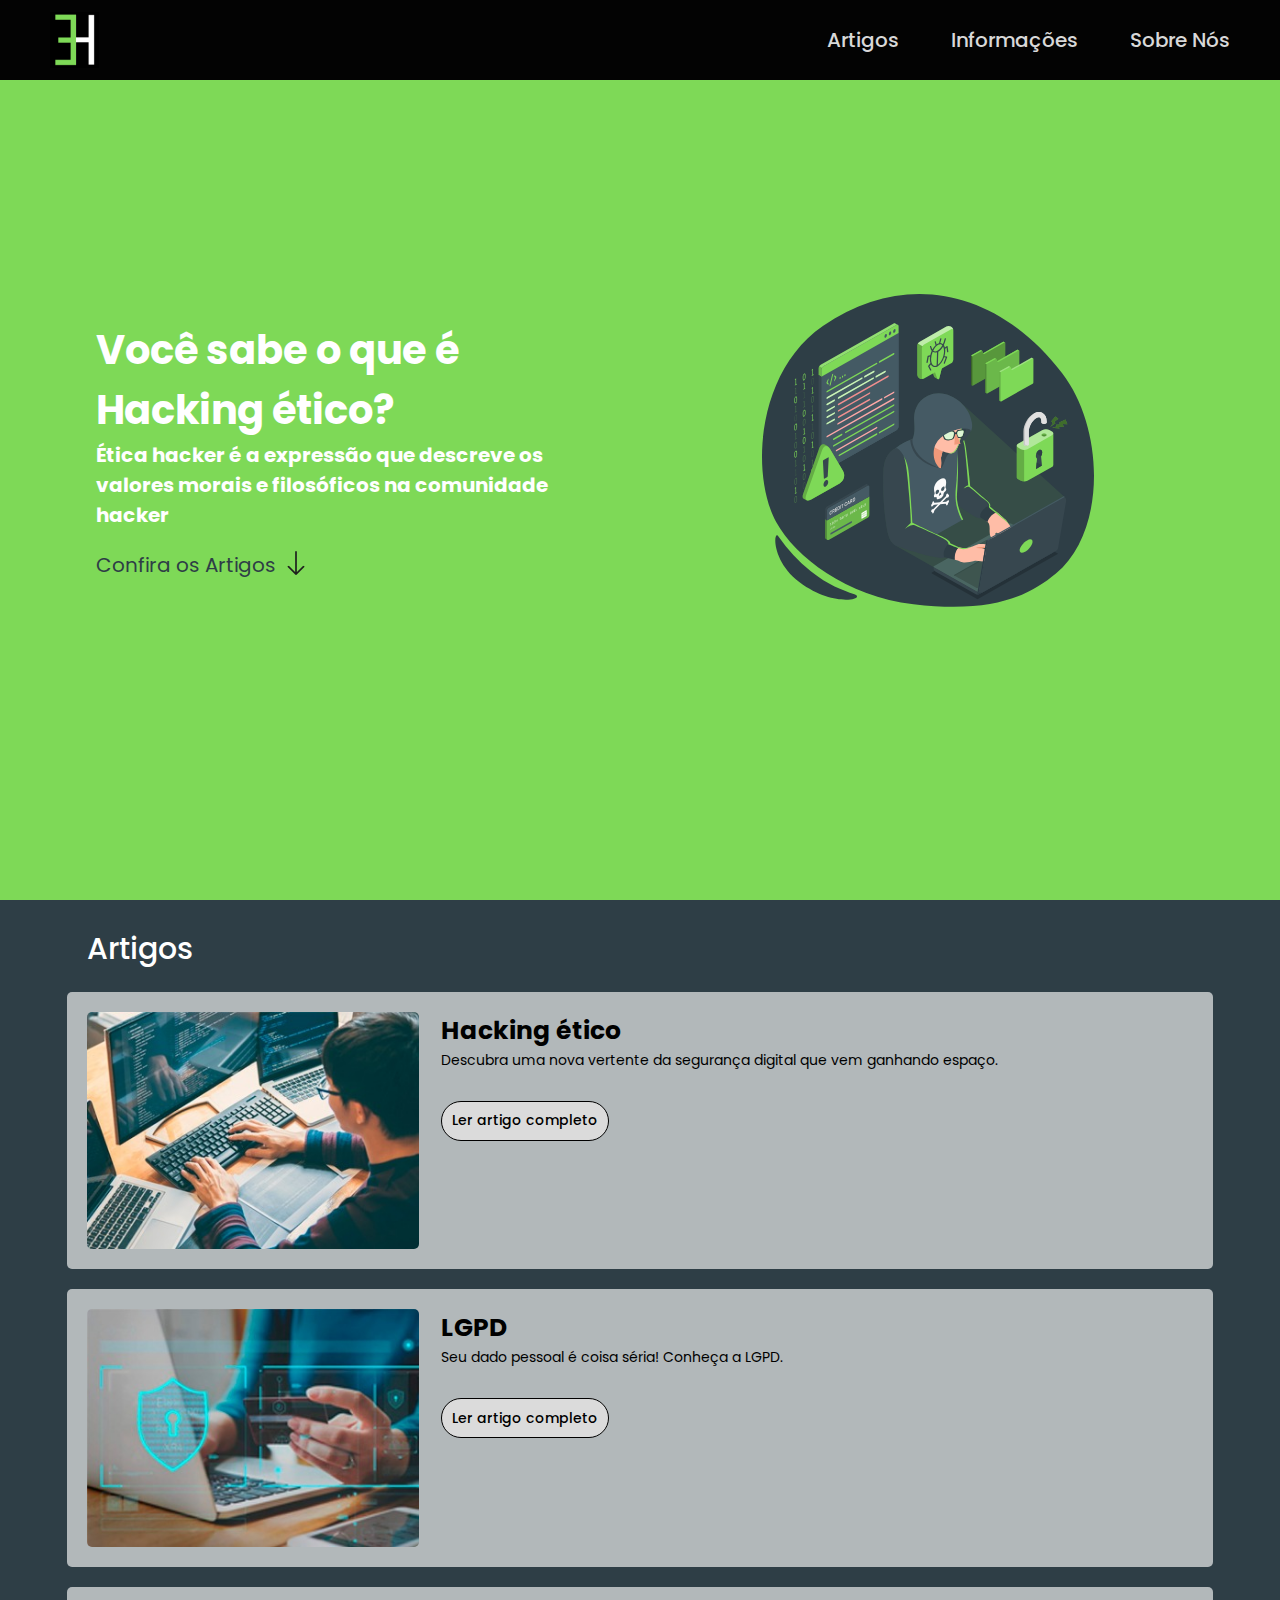
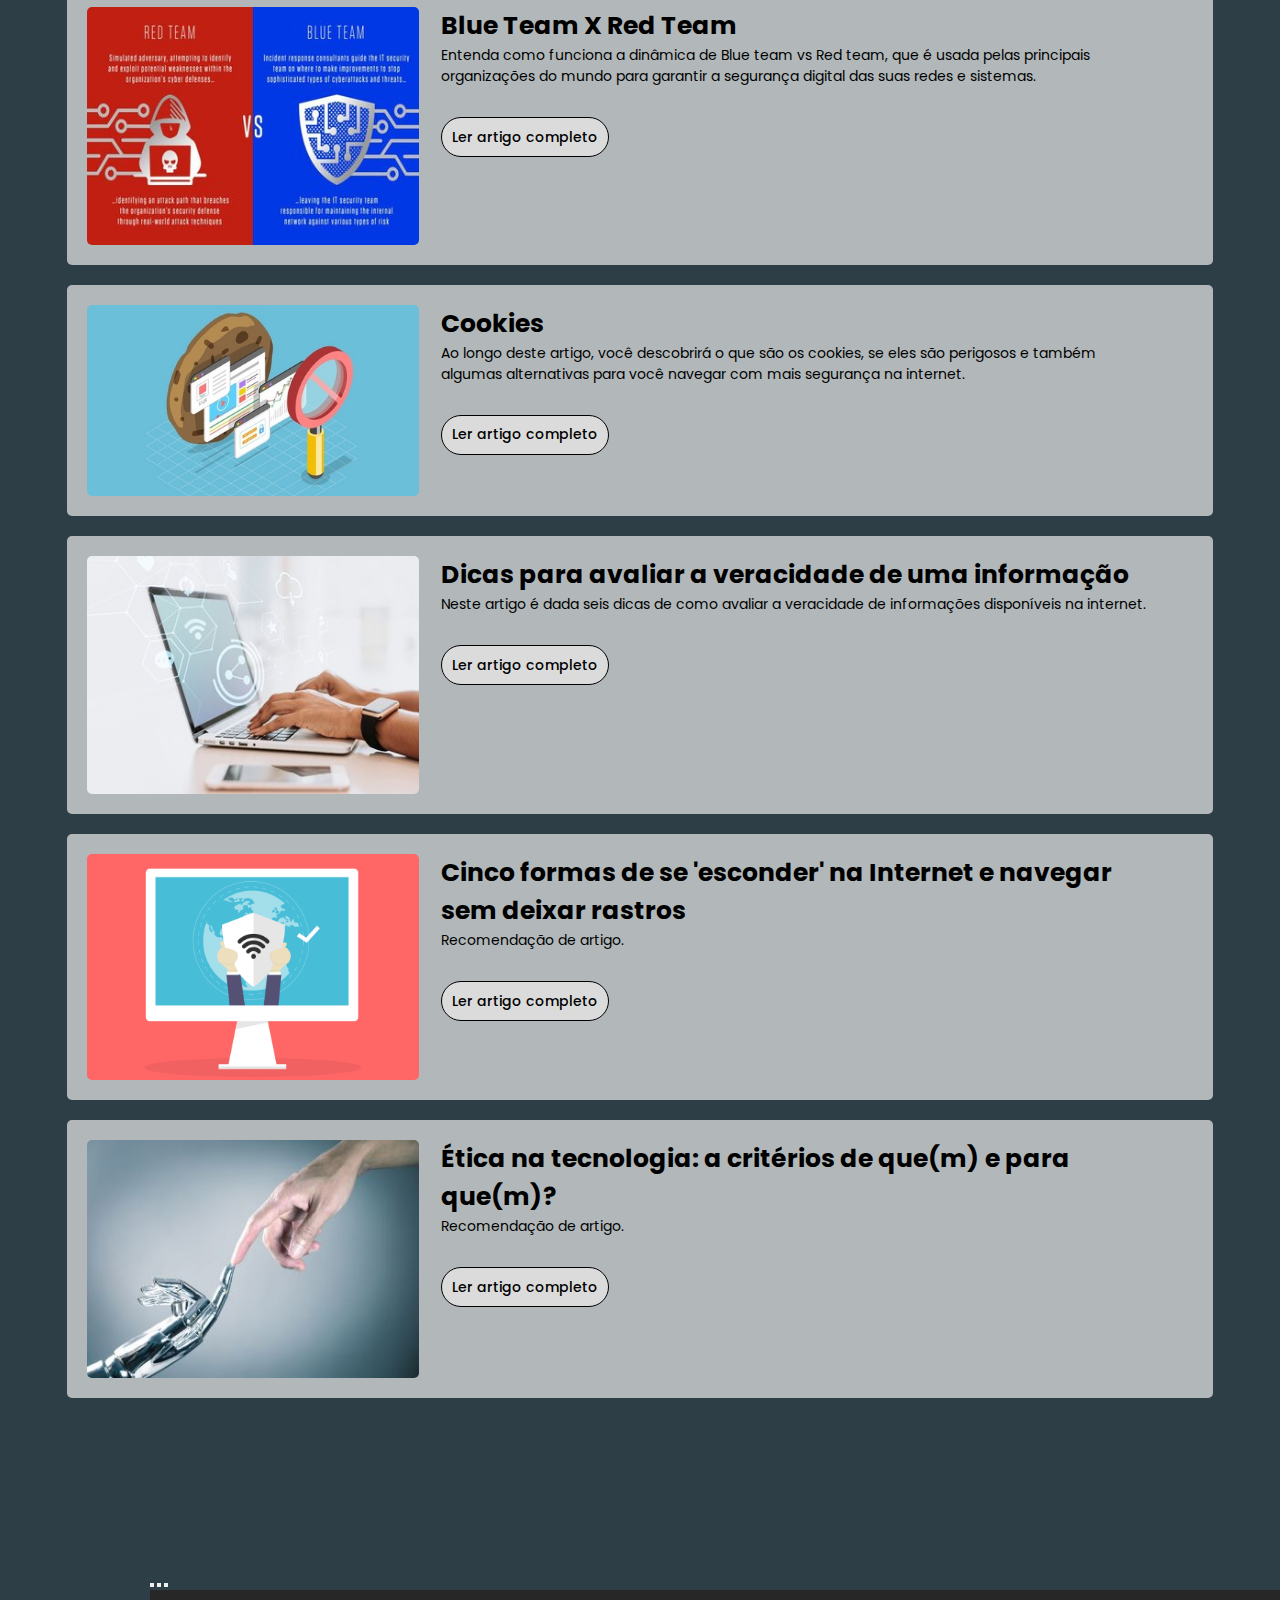
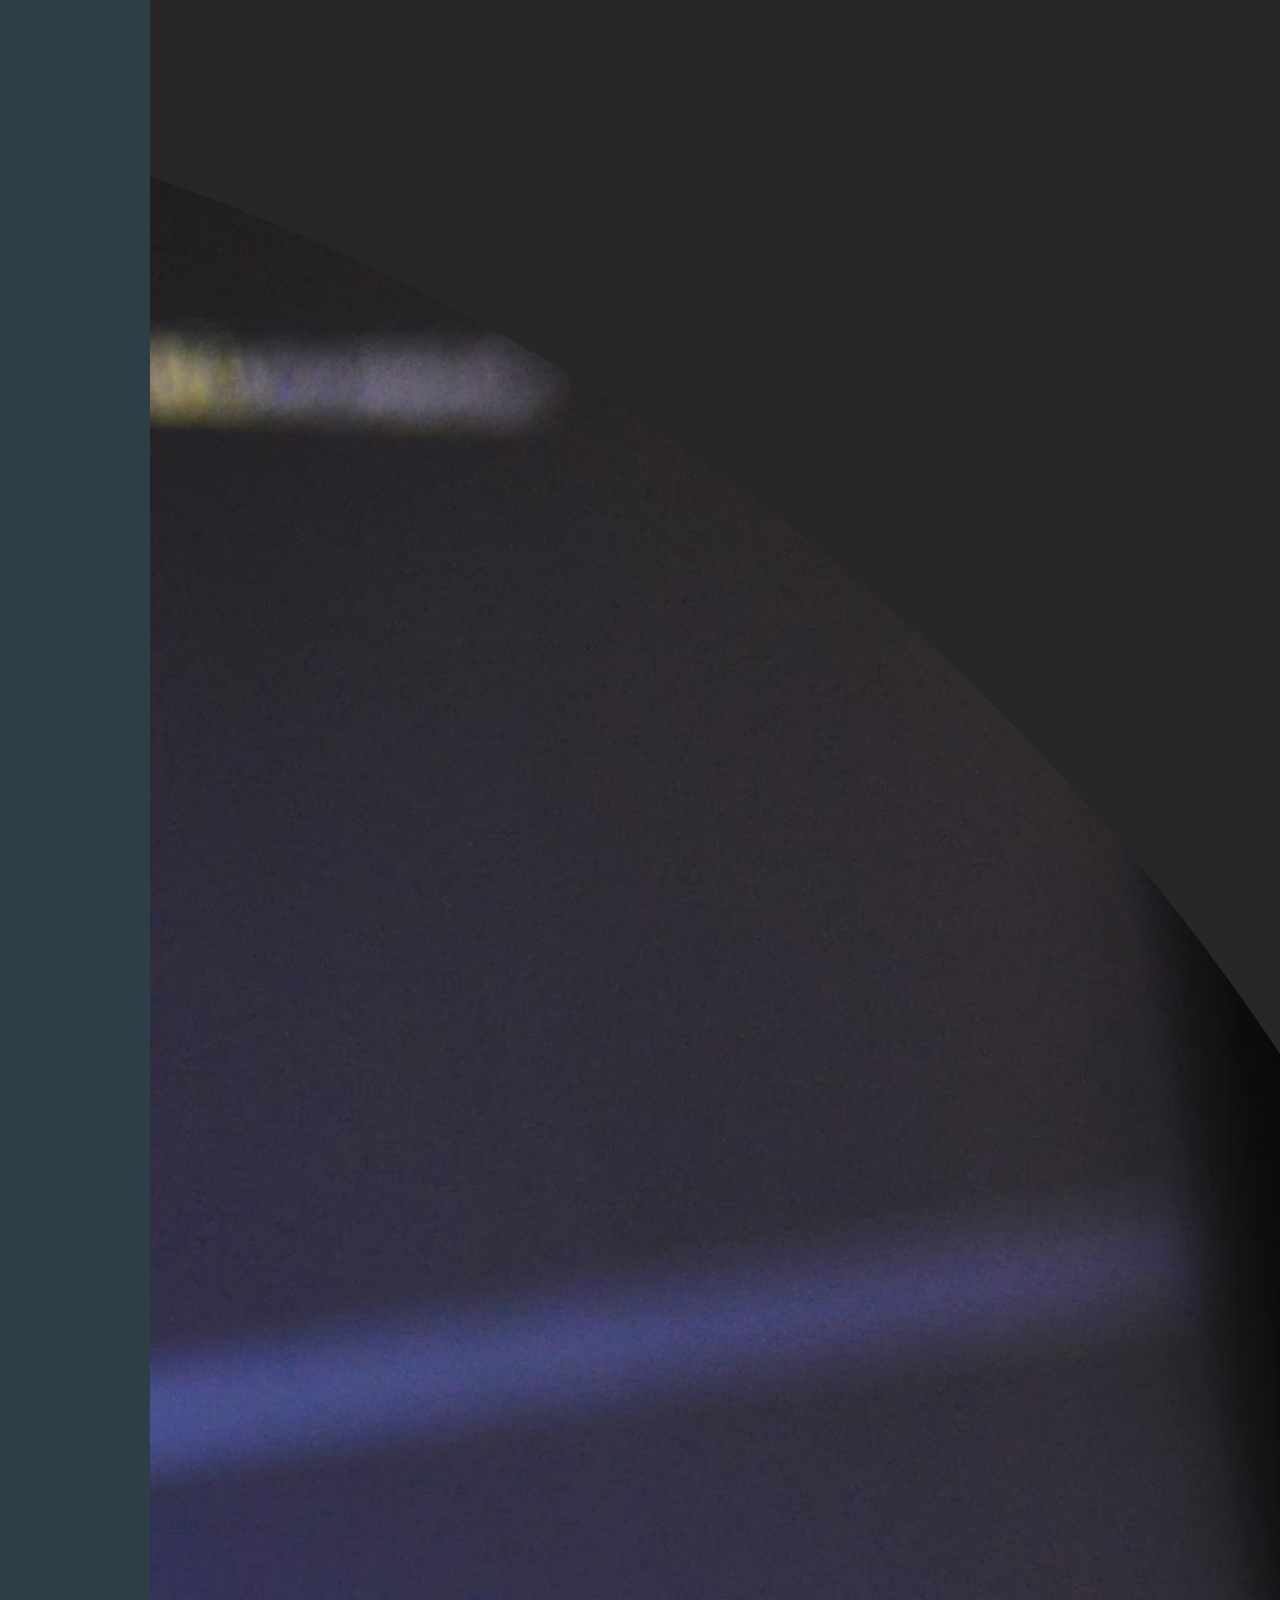
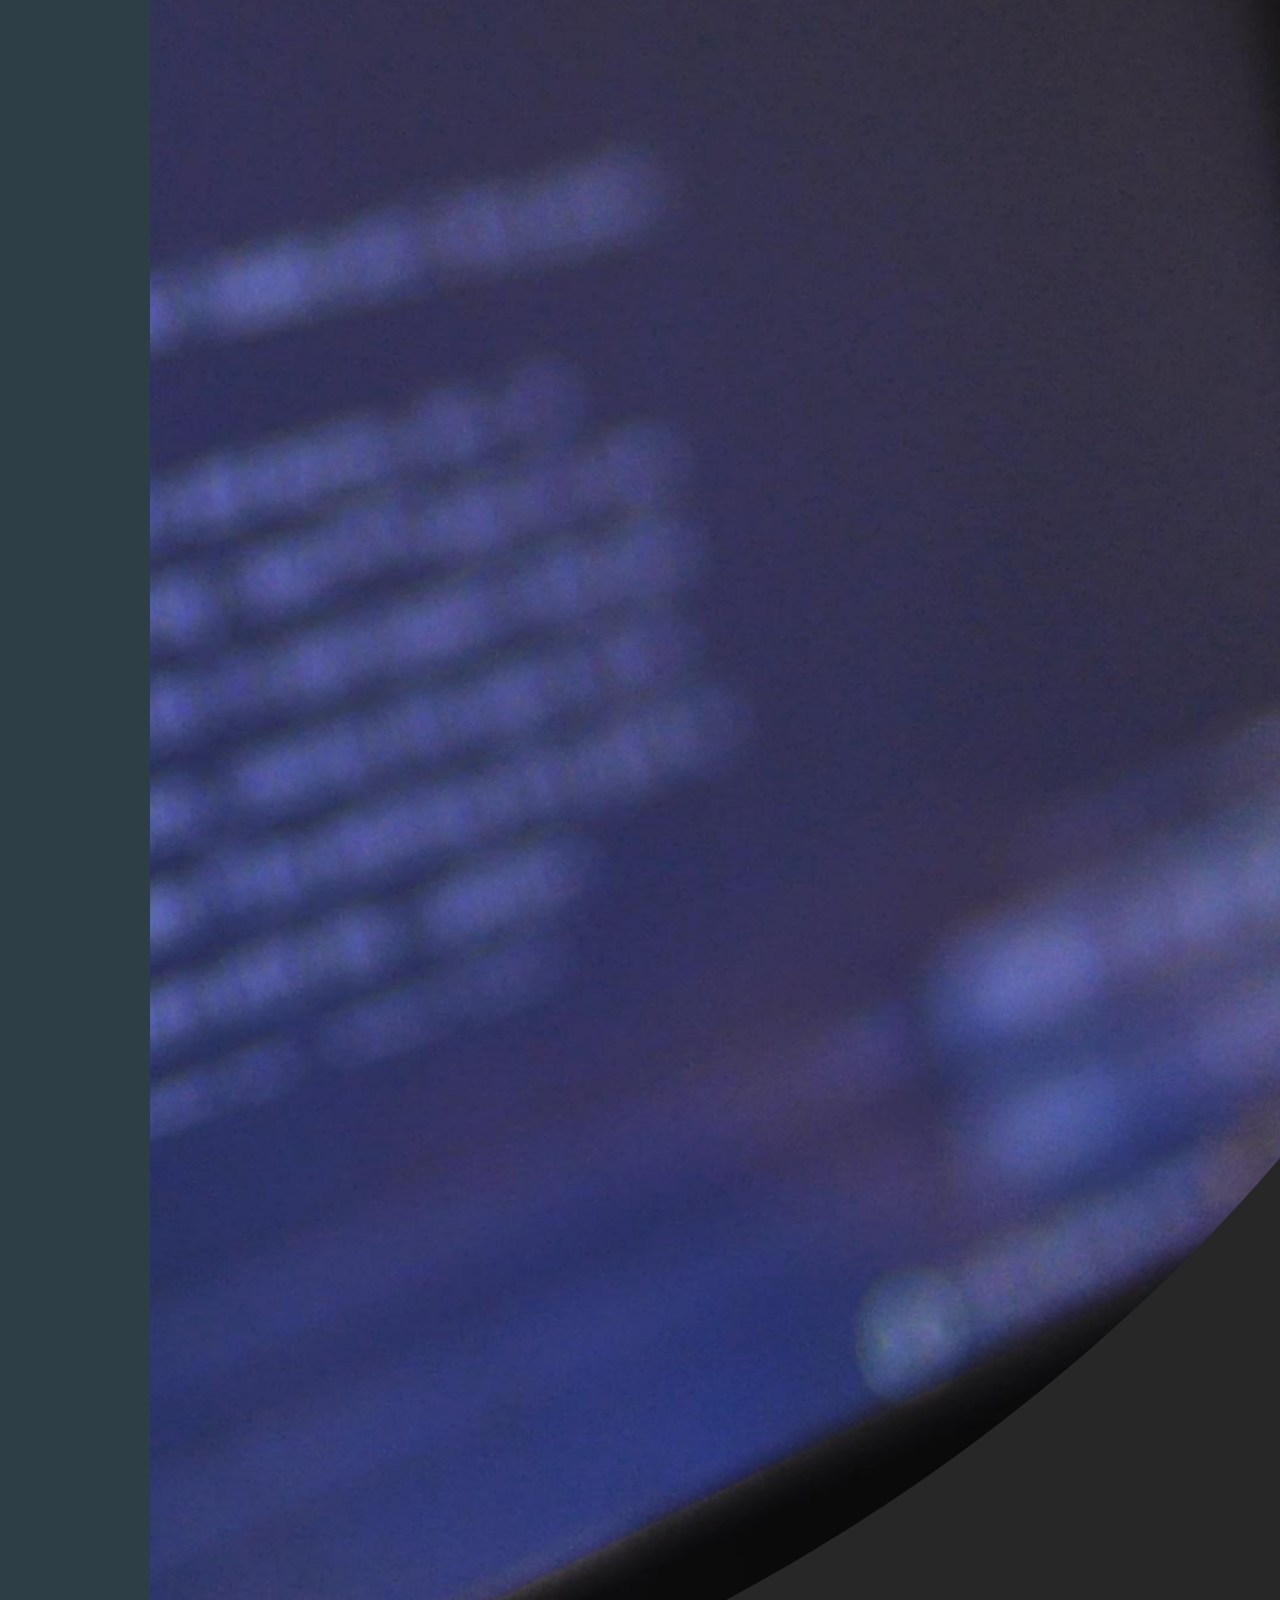
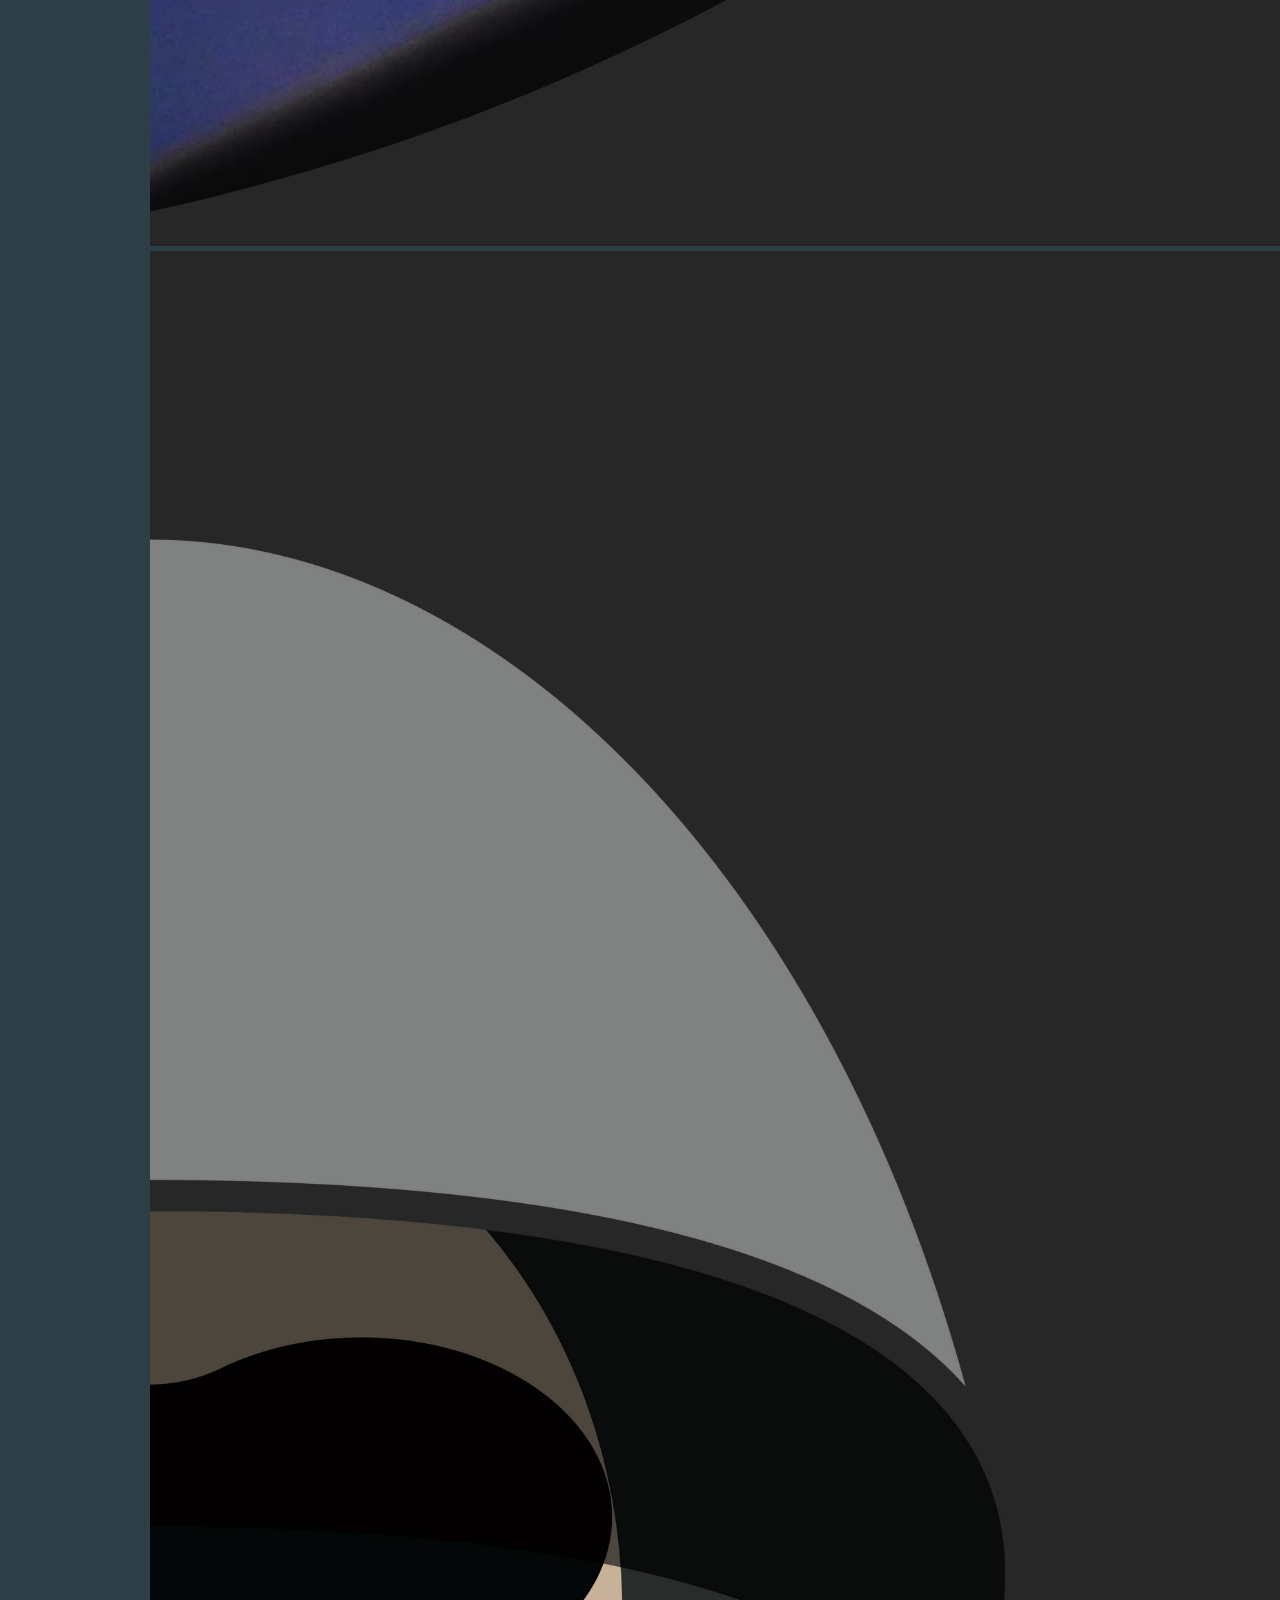
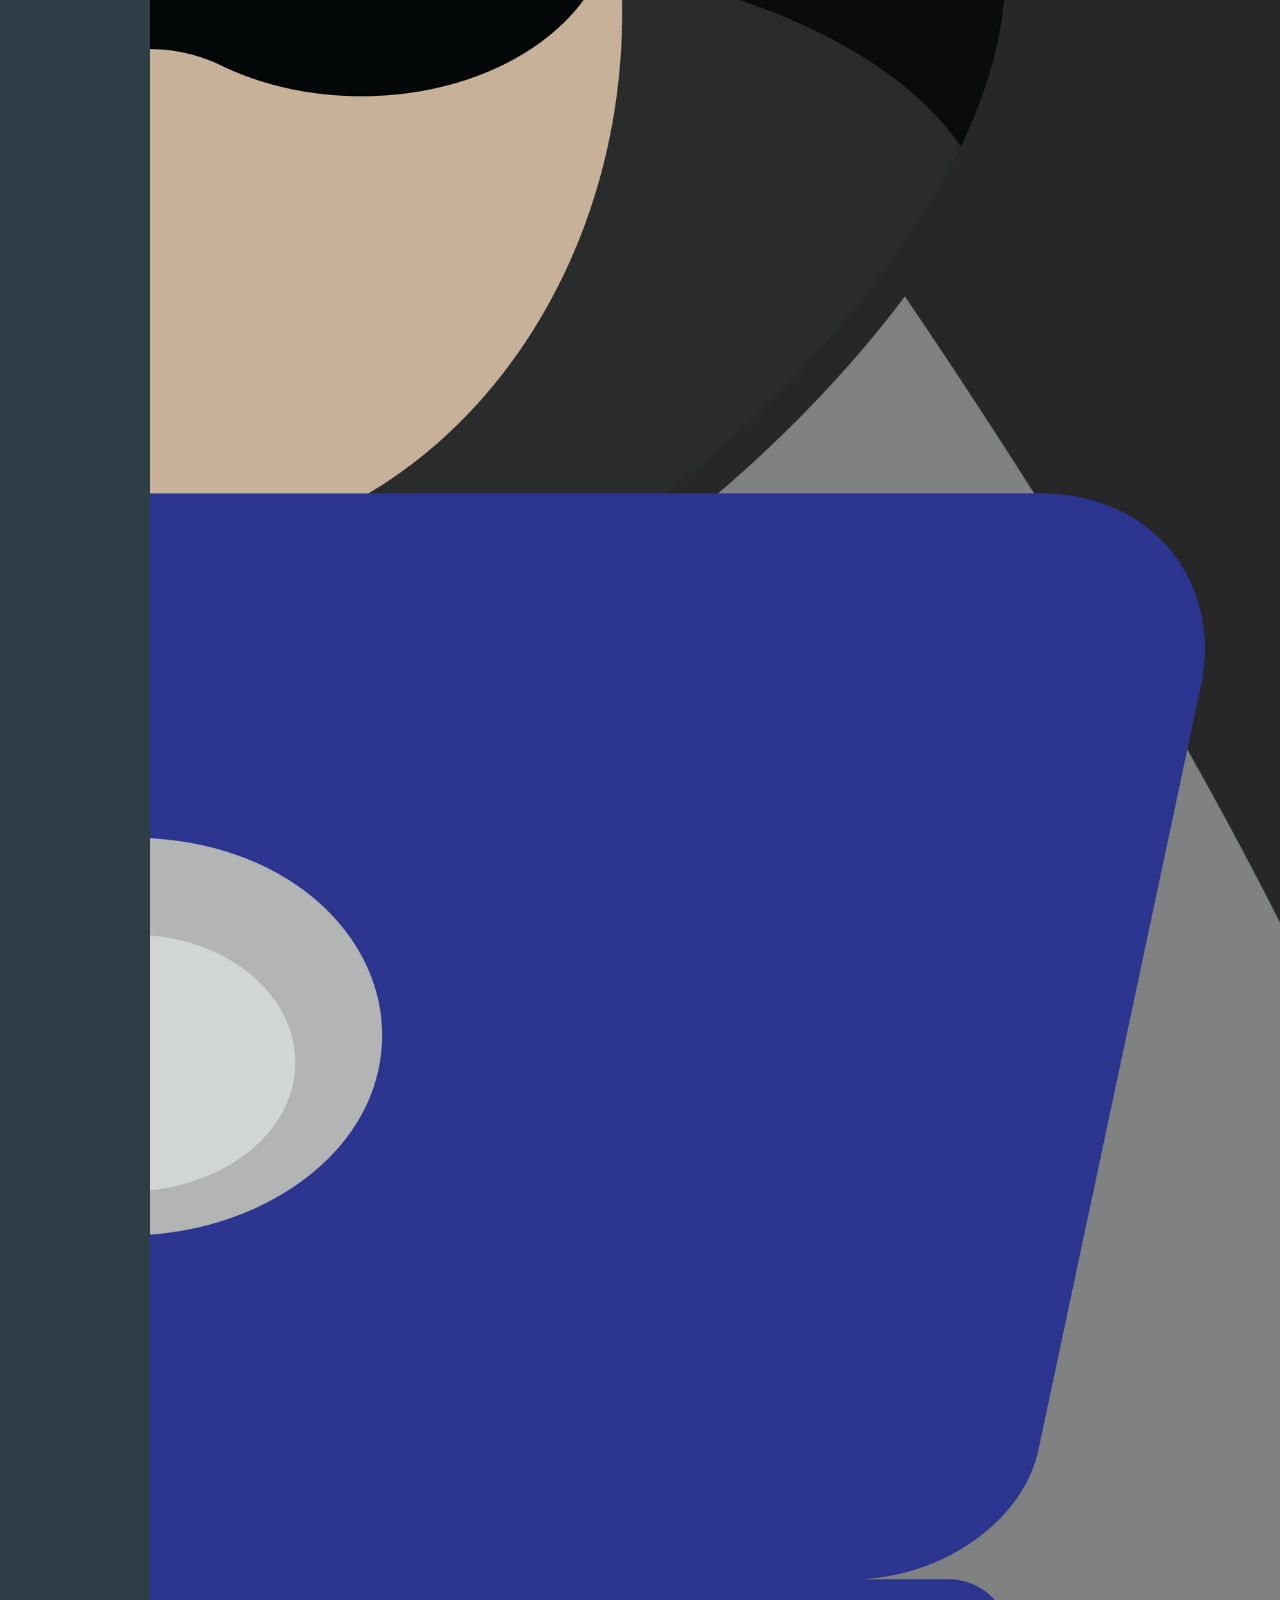
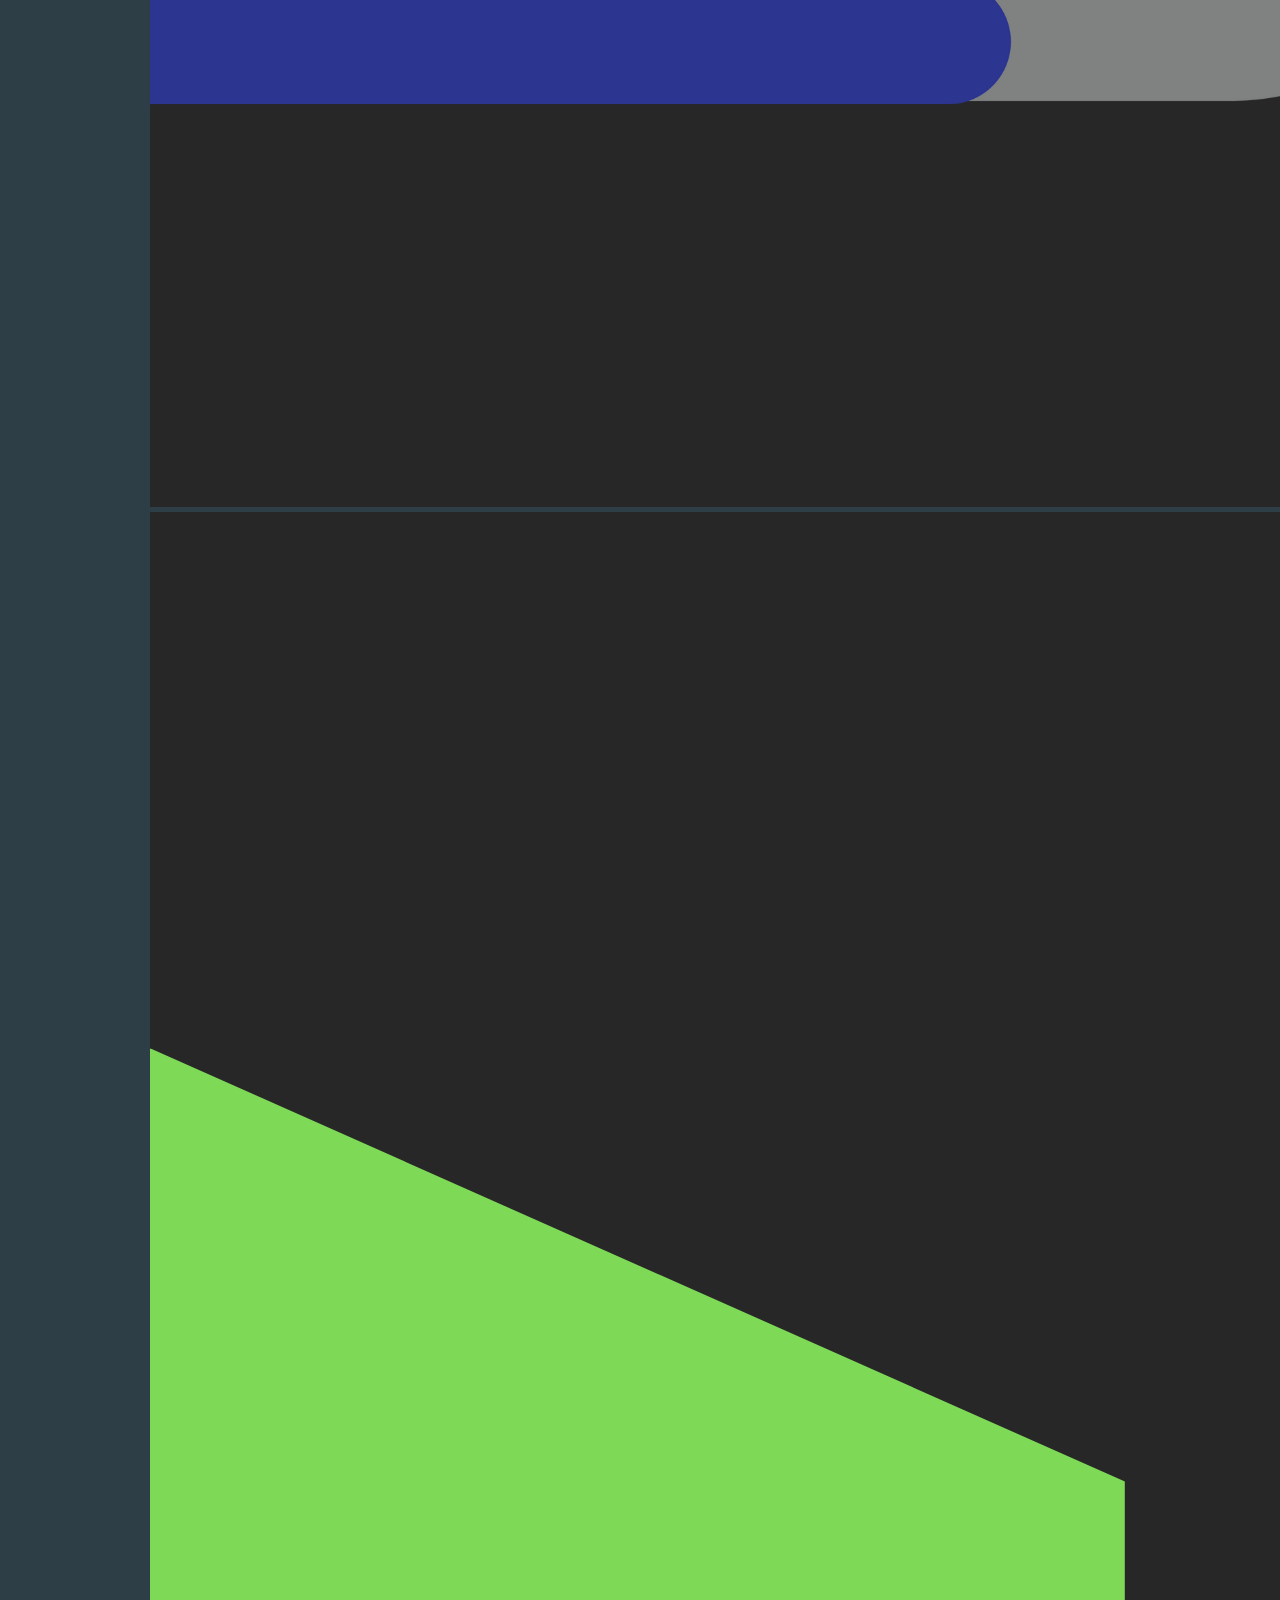
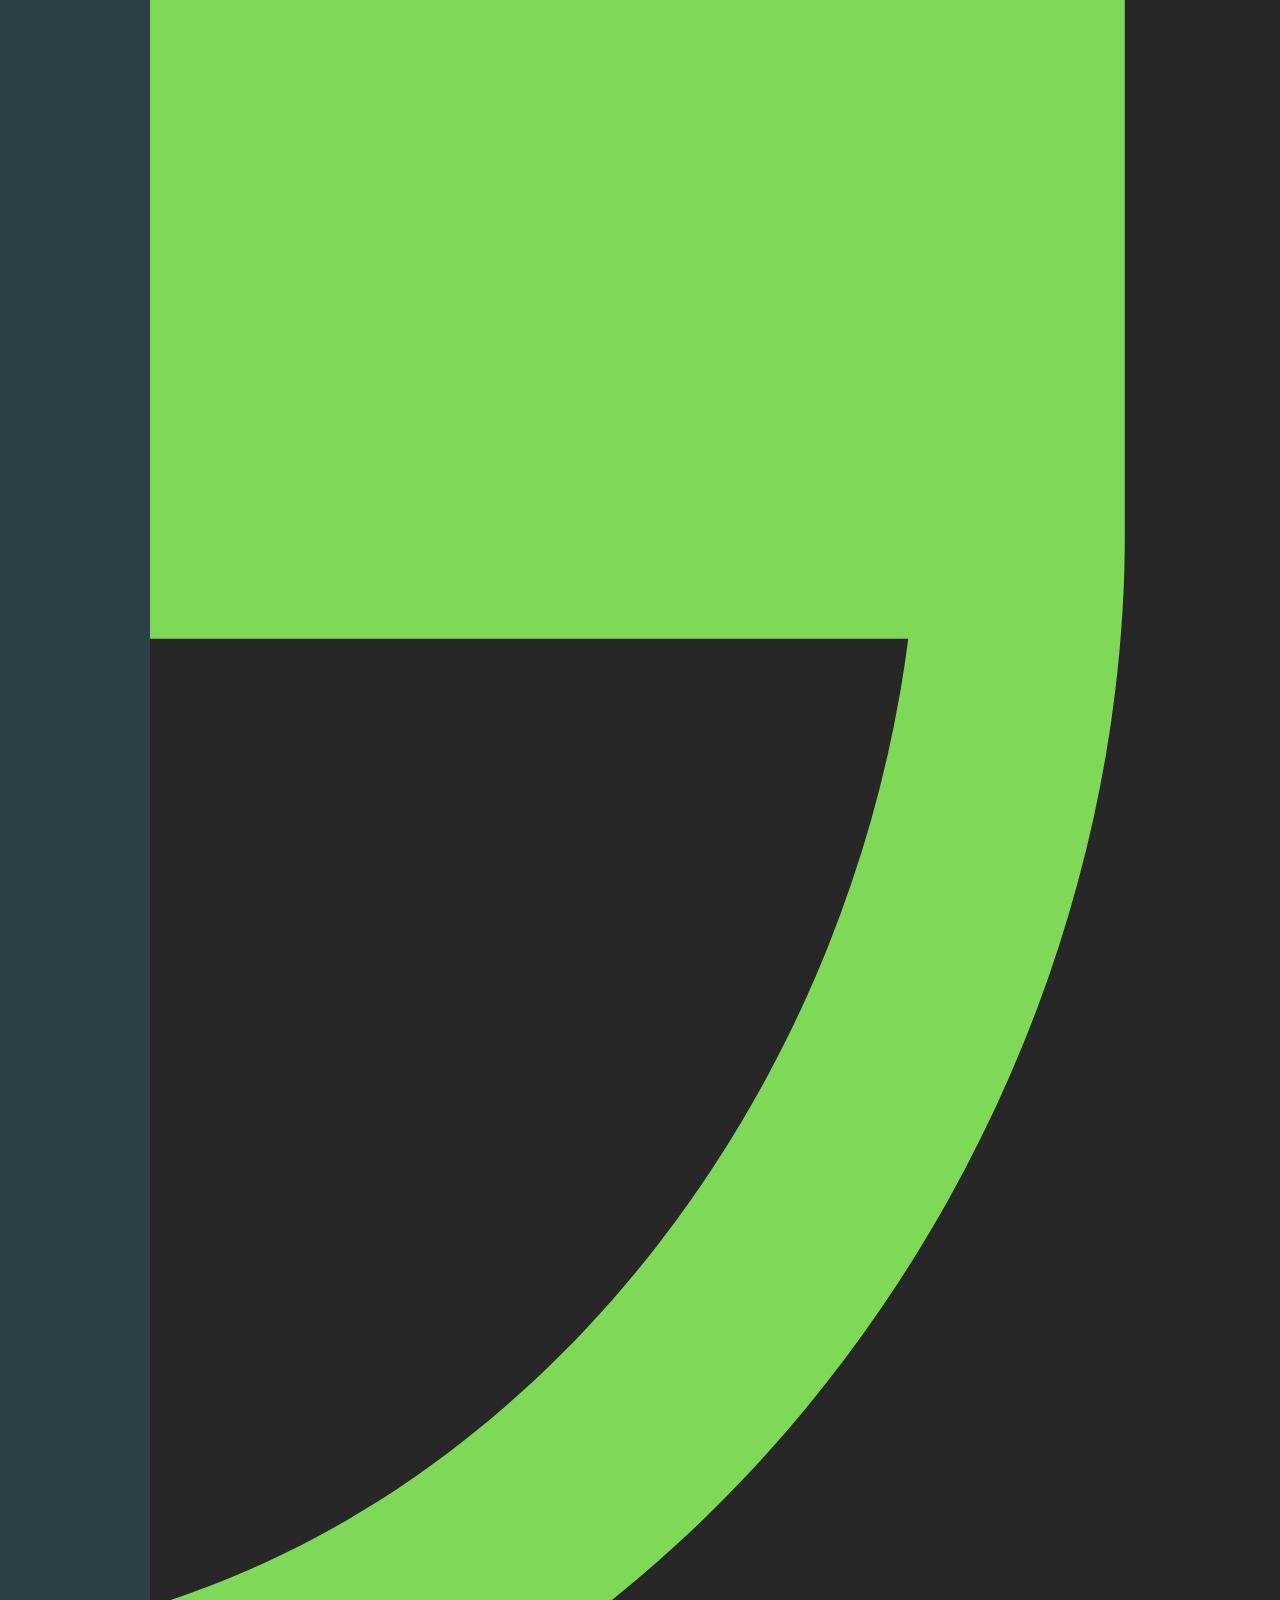
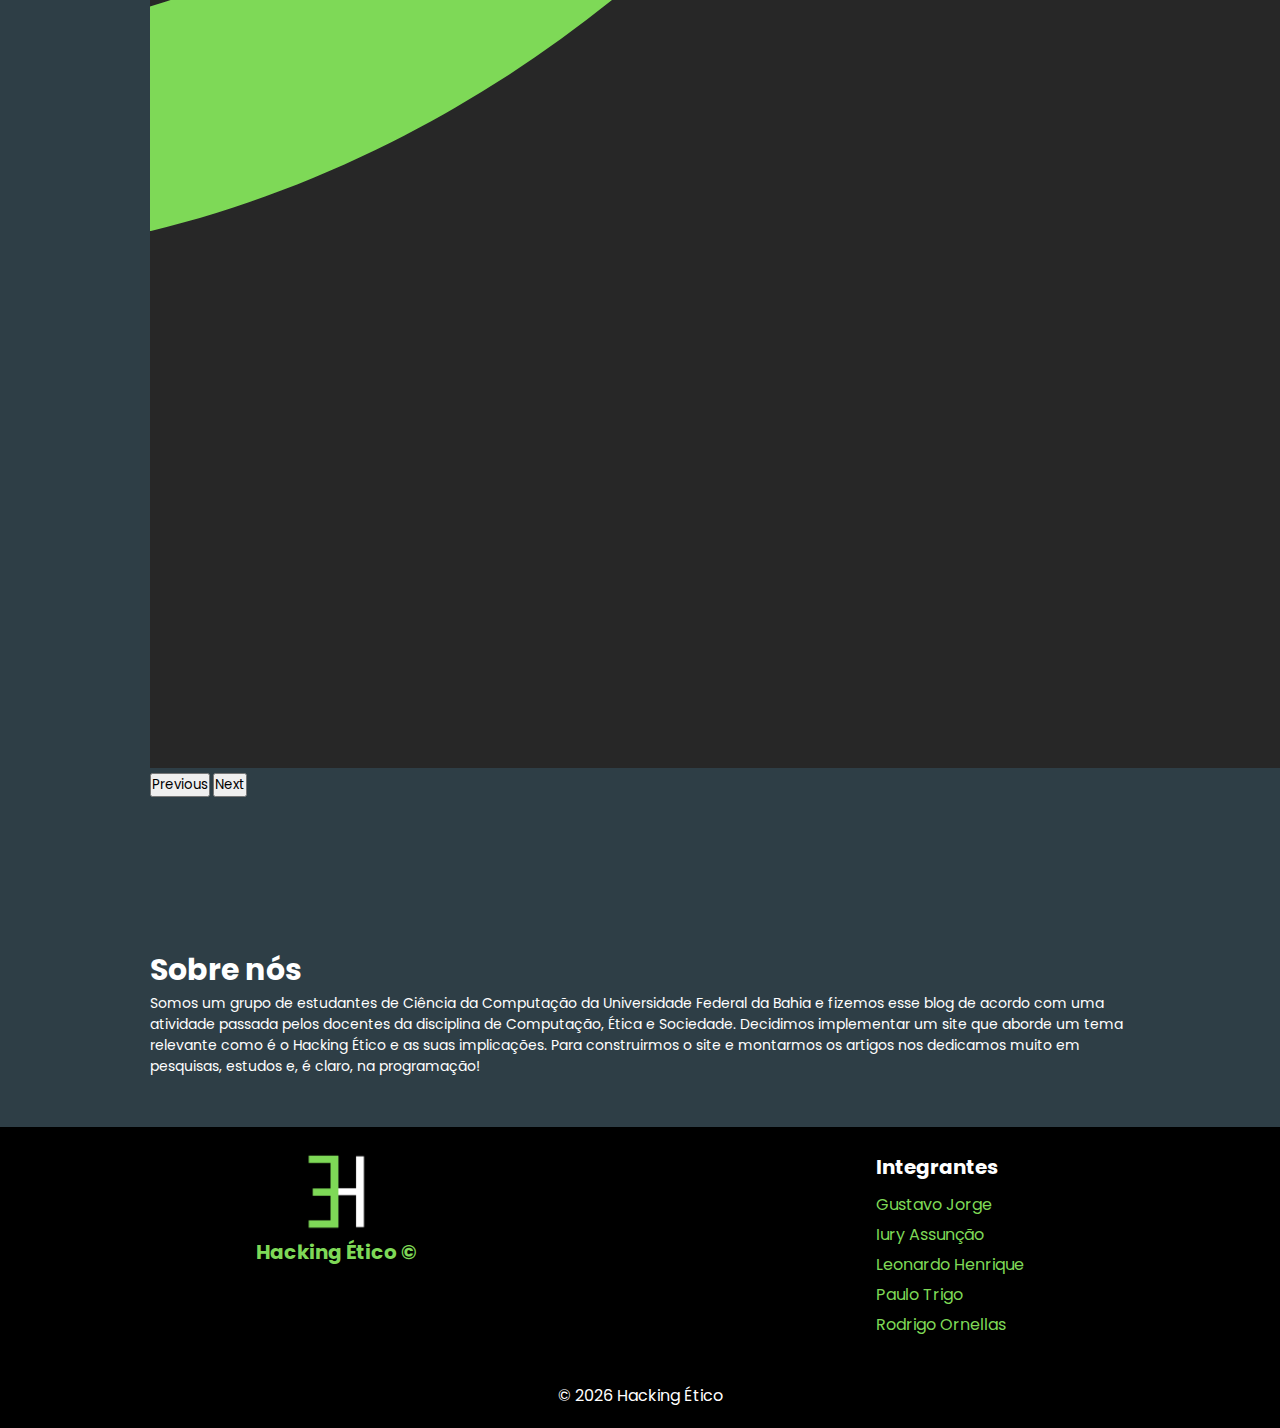
<file: index.html>
<!DOCTYPE HTML>
<html>
<head>

	<meta charset="UTF-8">
	<title>Hacking Ético</title>
	<meta name="viewport" content="width=device-width, initial-scale=1.0">

    <!--bootstrap-->
    <link href="https://cdn.jsdelivr.net/npm/bootstrap@5.1.3/dist/css/bootstrap.min.css" rel="stylesheet" integrity="sha384-1BmE4kWBq78iYhFldvKuhfTAU6auU8tT94WrHftjDbrCEXSU1oBoqyl2QvZ6jIW3" crossorigin="anonymous">
    <script src="https://cdn.jsdelivr.net/npm/bootstrap@5.1.3/dist/js/bootstrap.bundle.min.js" integrity="sha384-ka7Sk0Gln4gmtz2MlQnikT1wXgYsOg+OMhuP+IlRH9sENBO0LRn5q+8nbTov4+1p" crossorigin="anonymous"></script>
  

	<!--Importando css-->
	<link rel="stylesheet" type="text/css" href="style.css">
    
	<!--Add favicon-->
	<link rel="shortcut icon" href="imgs/favicon.png">
	

	<!--Importando fontes-->

    <link rel="preconnect" href="https://fonts.googleapis.com">
    <link rel="preconnect" href="https://fonts.gstatic.com" crossorigin>
    <link href="https://fonts.googleapis.com/css2?family=Poppins:wght@400;500;700&display=swap" rel="stylesheet">

    <link href="https://fonts.googleapis.com/css2?family=Raleway:wght@700&display=swap" rel="stylesheet">

    
    
</head>

<body>

	

    <header>

		<div id="logo"><a href="index.html"><img src="imgs/logo.png" ></a></div>

      <nav id="nav">
        <button aria-label="Abrir Menu" id="btn-mobile" aria-haspopup="true" aria-controls="menu" aria-expanded="false">
          <span id="hamburger"></span>
        </button>
        <ul id="menu" role="menu">

            <li><a href="#artigos">Artigos</a></li>
            <li><a href="#infos">Informações</a> </li>
            <li><a href="#sobre">Sobre Nós</a></li>
			
        </ul>
      </nav>
    </header>


<section class="section1">

    <aside class="textos">
       
        <h1>Você sabe o que é Hacking ético?</h1>

        <h2>Ética hacker é a expressão que descreve os valores morais e filosóficos na comunidade hacker</h2>
        <div class="seta">
            <p>Confira os Artigos</p>
            <a href="#artigos"><img src="imgs/seta.png" alt="Setinha"></a>
        </div>
    </aside>

    <div class="img">

        <img src="imgs/amico.svg" alt="figura section1">
   
    </div>

</section>

<section class="section2" id="artigos">

    <h1 class="title_section2">Artigos</h1>

    <div class="article">
       
        <div class="img_article"><img src="imgs/etico.jpeg" alt="imagem artigo"></div>

        <div class="text_article">

            <h1>Hacking ético</h1>

            <p>Descubra uma nova vertente da segurança digital que vem ganhando espaço.</p>

            <a href="hackingetico.html"><button class="button_article">Ler artigo completo</button></a>
        </div>

    </div>

    <div class="article">
       
        <div class="img_article"><img src="imgs/lgpd.jpeg" alt="imagem artigo"></div>

        <div class="text_article">

            <h1>LGPD</h1>

            <p>Seu dado pessoal é coisa séria! Conheça a LGPD.</p>

            <a href="lgpd.html"><button class="button_article">Ler artigo completo</button></a>
        </div>

    </div>

    <div class="article">
       
        <div class="img_article"><img src="imgs/team.jpg" alt="imagem artigo"></div>

        <div class="text_article">

            <h1>Blue Team X Red Team</h1>

            <p>Entenda como funciona a dinâmica de Blue
                team vs Red team, que é usada pelas principais organizações do mundo para garantir a
                segurança digital das suas redes e sistemas.</p>

            <a href="blueteamxredteam.html"><button class="button_article">Ler artigo completo</button></a>
        </div>

    </div>

    <div class="article">
       
        <div class="img_article"><img src="imgs/Cookies.jpg" alt="imagem artigo"></div>

        <div class="text_article">

            <h1>Cookies</h1>

            <p>Ao longo deste artigo, você descobrirá o que são os cookies, se eles são perigosos e também algumas alternativas para você navegar com mais segurança na internet.</p>

            <a href="cookies.html"><button class="button_article">Ler artigo completo</button></a>
        </div>

    </div>

    <div class="article">
       
        <div class="img_article"><img src="imgs/avaliar.jpg" alt="imagem artigo"></div>

        <div class="text_article">

            <h1>Dicas para avaliar a veracidade de uma informação</h1>

            <p>Neste artigo é dada seis dicas de como avaliar a veracidade de informações disponíveis na internet.</p>

            <a href="dicas.html"><button class="button_article">Ler artigo completo</button></a>
        </div>

    </div>

    <div class="article">
       
        <div class="img_article"><img src="imgs/seg.png" alt="imagem artigo"></div>

        <div class="text_article">

            <h1>Cinco formas de se 'esconder' na Internet e navegar sem deixar rastros</h1>

            <p>Recomendação de artigo.</p>

            <a href="https://www.techtudo.com.br/listas/2020/03/cinco-formas-de-se-esconder-na-internet-e-navegar-sem-deixar-rastros.ghtml"><button class="button_article">Ler artigo completo</button></a>
        </div>

    </div>

    <div class="article">
       
        <div class="img_article"><img src="imgs/art.jpg" alt="imagem artigo"></div>

        <div class="text_article">

            <h1>Ética na tecnologia: a critérios de que(m) e para que(m)?
            </h1>

            <p>Recomendação de artigo.</p>

            <a href="https://olhardigital.com.br/2019/06/22/noticias/etica-na-tecnologia-a-criterios-de-quem-e-para-quem/"><button class="button_article">Ler artigo completo</button></a>
        </div>

    </div>

    
</section>

<section class="carrousel" id="infos">
    <div class="carrousel_container">
    <div id="carouselExampleIndicators" class="carousel slide" data-bs-ride="carousel">
        <div class="carousel-indicators">
          <button type="button" data-bs-target="#carouselExampleIndicators" data-bs-slide-to="0" class="active" aria-current="true" aria-label="Slide 1"></button>
          <button type="button" data-bs-target="#carouselExampleIndicators" data-bs-slide-to="1" aria-label="Slide 2"></button>
          <button type="button" data-bs-target="#carouselExampleIndicators" data-bs-slide-to="2" aria-label="Slide 3"></button>
        </div>
        <div class="carousel-inner">
          <div class="carousel-item active">
            <img src="imgs/carrosel1.png" class="d-block w-100" alt="...">
          </div>
          <div class="carousel-item">
            <img src="imgs/carrosel2.png" class="d-block w-100" alt="...">
          </div>
          <div class="carousel-item">
            <img src="imgs/carrosel3.png" class="d-block w-100" alt="...">
          </div>
          
        <button class="carousel-control-prev" type="button" data-bs-target="#carouselExampleIndicators" data-bs-slide="prev">
          <span class="carousel-control-prev-icon" aria-hidden="true"></span>
          <span class="visually-hidden">Previous</span>
        </button>
        <button class="carousel-control-next" type="button" data-bs-target="#carouselExampleIndicators" data-bs-slide="next">
          <span class="carousel-control-next-icon" aria-hidden="true"></span>
          <span class="visually-hidden">Next</span>
        </button>
      </div>
    </div>

</section>

<section class="sobrenos" id="sobre">

    <h1>Sobre nós</h1>

    <p>Somos um grupo de estudantes de Ciência da Computação da Universidade Federal da Bahia e fizemos esse blog de acordo com uma atividade passada pelos docentes da disciplina de Computação, Ética e Sociedade. Decidimos implementar um site que aborde um tema relevante como é o Hacking Ético e as suas implicações. Para construirmos o site e montarmos os artigos nos dedicamos muito em pesquisas, estudos e, é claro, na programação!</p>

</section>

<footer id="infos">

    <div class="contact">

        <div id="logo_footer">
            <a href="index.html"><img src="imgs/logo.png" ></a>
            <h1>Hacking Ético © </h1>
        </div>

        <div class="links_footer">

            <div class="collumn">
        
                <h4>Integrantes</h4>
                <div id="list">
                    <a href="#">Gustavo Jorge</a>
                    <a href="#">Iury Assunção</a>
                    <a href="#">Leonardo Henrique</a>
                    <a href="#">Paulo Trigo</a>
                    <a href="#">Rodrigo Ornellas</a>
                </div>
            </div>

            
        </div>
    </div>
     
    <div class="copy"> 
        <p>
            <script src="date.js"> 
            </script>
        </p>
    </div>   
    
</footer>


<script src="menu.js">

</script>

</body>
</file>
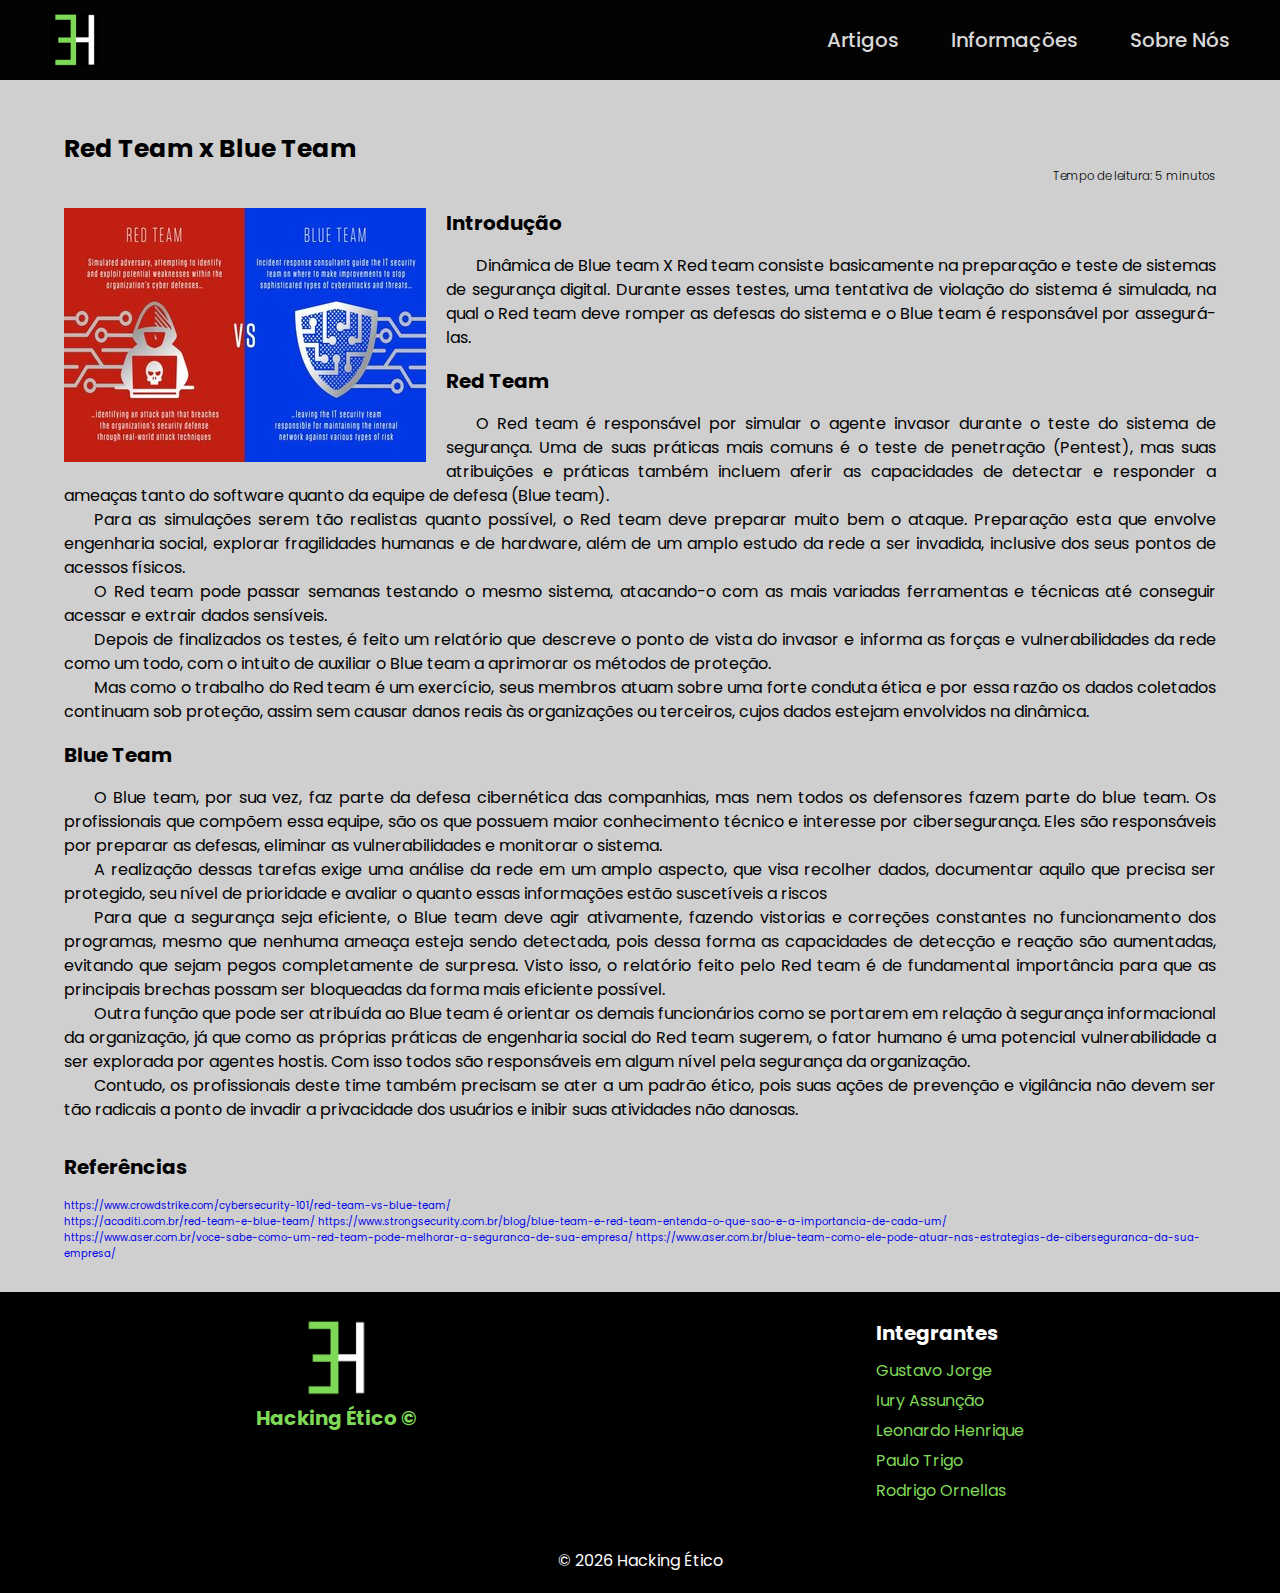
<file: blueteamxredteam.html>
<!DOCTYPE HTML>
<html>
<head>

	<meta charset="UTF-8">
	<title>Hacking ético</title>
	<meta name="viewport" content="width=device-width, initial-scale=1.0">

	<!--Importando css-->
	<link rel="stylesheet" type="text/css" href="style.css">
    
	<!--Add favicon-->
	<link rel="shortcut icon" href="imgs/favicon.png">
	


	<!--Importando fontes-->

    

    <link rel="preconnect" href="https://fonts.googleapis.com">
    <link rel="preconnect" href="https://fonts.gstatic.com" crossorigin>
    <link href="https://fonts.googleapis.com/css2?family=Poppins:wght@400;500;700&display=swap" rel="stylesheet">

    <link href="https://fonts.googleapis.com/css2?family=Raleway:wght@700&display=swap" rel="stylesheet">

  
</head>

<body>

	

    <header>

		<div id="logo"><a href="index.html"><img src="imgs/logo.png" ></a></div>

      <nav id="nav">
        <button aria-label="Abrir Menu" id="btn-mobile" aria-haspopup="true" aria-controls="menu" aria-expanded="false">
          <span id="hamburger"></span>
        </button>
        <ul id="menu" role="menu">
            <li><a href="./index.html#artigos">Artigos</a></li>
            <li><a href="./index.html#infos">Informações</a> </li>
            <li><a href="./index.html#sobre">Sobre Nós</a></li>
			
            
        </ul>
      </nav>
    </header>

    
    <section class="section_pag_article" id="artigos">

        <div class="section_pag_text">

                <h1>Red Team x Blue Team</h1>

                <h3>Tempo de leitura: 5 minutos</h3>

                <div id="area_text">

                <img src="imgs/team.jpg">

                <h2>Introdução</h2><br>
             
                <p>Dinâmica de Blue team X Red team consiste basicamente na
                preparação e teste de sistemas de segurança digital. Durante esses
                testes, uma tentativa de violação do sistema é simulada, na qual o Red
                team deve romper as defesas do sistema e o Blue team é responsável
                por assegurá-las.</p><br>

                <h2>Red Team</h2><br>

                <p>O Red team é responsável por simular o agente invasor
                    durante o teste do sistema de segurança. Uma de suas práticas mais
                    comuns é o teste de penetração (Pentest), mas suas atribuições e
                    práticas também incluem aferir as capacidades de detectar e
                    responder a ameaças tanto do software quanto da equipe de defesa
                    (Blue team).</p>

                <p>
                    Para as simulações serem tão realistas quanto possível, o
                    Red team deve preparar muito bem o ataque. Preparação esta
                    que envolve engenharia social, explorar fragilidades humanas e
                    de hardware, além de um amplo estudo da rede a ser invadida,
                    inclusive dos seus pontos de acessos físicos.
                    </p>

                <p>O Red team pode passar semanas testando o mesmo
                    sistema, atacando-o com as mais variadas ferramentas e técnicas
                    até conseguir acessar e extrair dados sensíveis.</p>

                <p>Depois de finalizados os testes, é feito um relatório que
                    descreve o ponto de vista do invasor e informa as forças e
                    vulnerabilidades da rede como um todo, com o intuito de auxiliar o
                    Blue team a aprimorar os métodos de proteção.</p>

                <p>Mas como o trabalho do Red team é um exercício, seus
                    membros atuam sobre uma forte conduta ética e por essa razão
                    os dados coletados continuam sob proteção, assim sem causar
                    danos reais às organizações ou terceiros, cujos dados estejam
                    envolvidos na dinâmica.
                    </p><br>

                <h2>Blue Team</h2><br>

                <p>O Blue team, por sua vez, faz parte da defesa cibernética
                    das companhias, mas nem todos os defensores fazem parte do
                    blue team. Os profissionais que compõem essa equipe, são os
                    que possuem maior conhecimento técnico e interesse por
                    cibersegurança. Eles são responsáveis por preparar as defesas,
                    eliminar as vulnerabilidades e monitorar o sistema.
                    </p>

                <p>A  realização dessas tarefas exige uma análise da rede em
                    um amplo aspecto, que visa recolher dados, documentar aquilo
                    que precisa ser protegido, seu nível de prioridade e avaliar o
                    quanto essas informações estão suscetíveis a riscos</p>

                <p>Para que a segurança seja eficiente, o Blue team deve agir
                    ativamente, fazendo vistorias e correções constantes no
                    funcionamento dos programas, mesmo que nenhuma ameaça
                    esteja sendo detectada, pois dessa forma as capacidades de
                    detecção e reação são aumentadas, evitando que sejam pegos
                    completamente de surpresa. Visto isso, o relatório feito pelo Red
                    team é de fundamental importância para que as principais brechas
                    possam ser bloqueadas da forma mais eficiente possível.
                    </p>

                <p>Outra função que pode ser atribuída ao Blue team é orientar
                    os demais funcionários como se portarem em relação à segurança
                    informacional da organização, já que como as próprias práticas de
                    engenharia social do Red team sugerem, o fator humano é uma
                    potencial vulnerabilidade a ser explorada por agentes hostis. Com
                    isso todos são responsáveis em algum nível pela segurança da
                    organização.
                    </p>
                <p>Contudo, os profissionais deste time também precisam se
                    ater a um padrão ético, pois suas ações de prevenção e vigilância
                    não devem ser tão radicais a ponto de invadir a privacidade dos
                    usuários e inibir suas atividades não danosas.</p>



                <h2 id="h2_article">Referências</h2><br>


                <a href="https://www.crowdstrike.com/cybersecurity-101/red-team-vs-blue-team/" target="_blank">https://www.crowdstrike.com/cybersecurity-101/red-team-vs-blue-team/</a><br> 
                <a href="https://acaditi.com.br/red-team-e-blue-team/ " target="_blank">https://acaditi.com.br/red-team-e-blue-team/ </a>
                <a href="https://www.strongsecurity.com.br/blog/blue-team-e-red-team-entenda-o-que-sao-e-a-importancia-de-cada-um/ " target="_blank">https://www.strongsecurity.com.br/blog/blue-team-e-red-team-entenda-o-que-sao-e-a-importancia-de-cada-um/ </a><br> 
                <a href="https://www.aser.com.br/voce-sabe-como-um-red-team-pode-melhorar-a-seguranca-de-sua-empresa/  " target="_blank">https://www.aser.com.br/voce-sabe-como-um-red-team-pode-melhorar-a-seguranca-de-sua-empresa/  </a>
                <a href="https://www.aser.com.br/blue-team-como-ele-pode-atuar-nas-estrategias-de-ciberseguranca-da-sua-empresa/ " target="_blanck">https://www.aser.com.br/blue-team-como-ele-pode-atuar-nas-estrategias-de-ciberseguranca-da-sua-empresa/ </a>
                </div>
            </div>

        </div>

    </section>


    <footer id="infos">

        <div class="contact">
    
            <div id="logo_footer">
                <a href="index.html"><img src="imgs/logo.png" ></a>
                <h1>Hacking Ético © </h1>
            </div>
    
            <div class="links_footer">
    
                <div class="collumn">
            
                    <h4>Integrantes</h4>
                    <div id="list">
                        <a href="#">Gustavo Jorge</a>
                        <a href="#">Iury Assunção</a>
                        <a href="#">Leonardo Henrique</a>
                        <a href="#">Paulo Trigo</a>
                        <a href="#">Rodrigo Ornellas</a>
                    </div>
                </div>
    
               
            </div>
        </div>
         
        <div class="copy"> 
            <p>
                <script src="date.js"> 
                </script>
            </p>
        </div>   
        
    </footer>


    <script src="menu.js">

    </script>
</file>
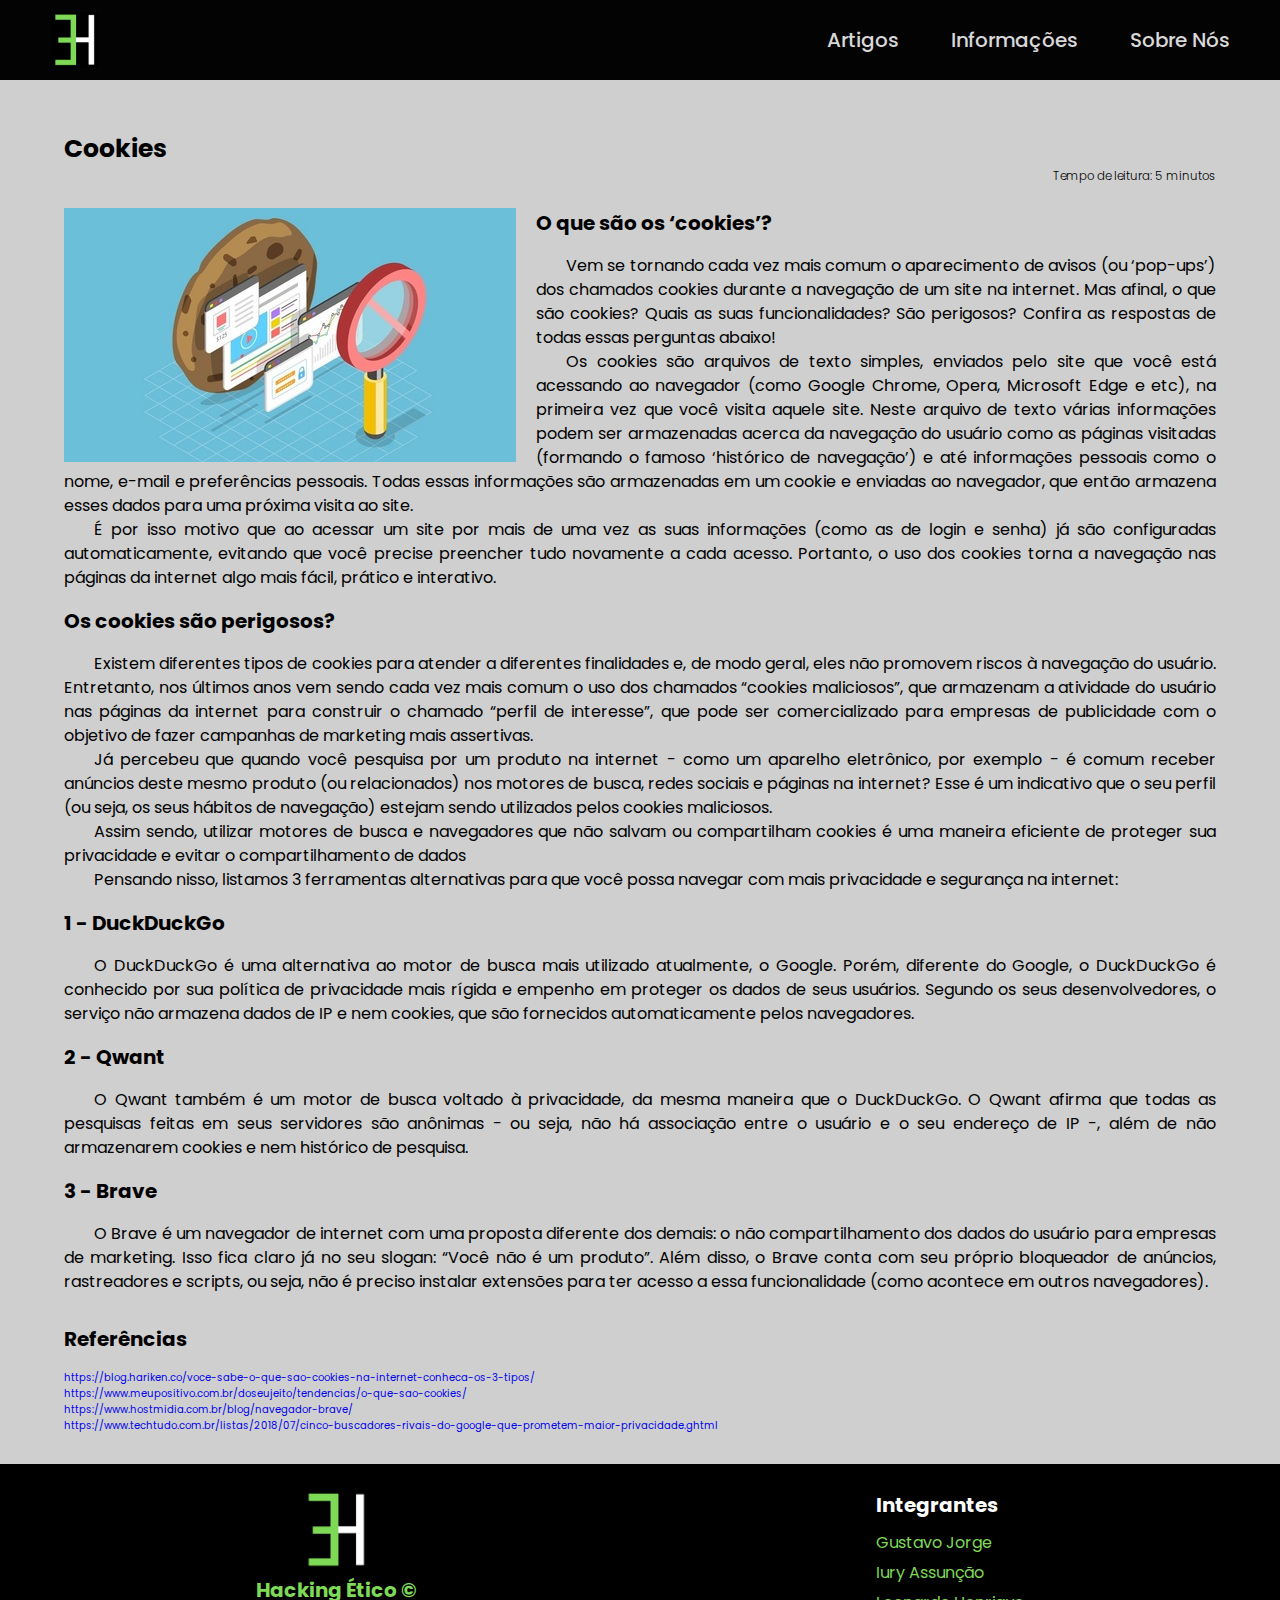
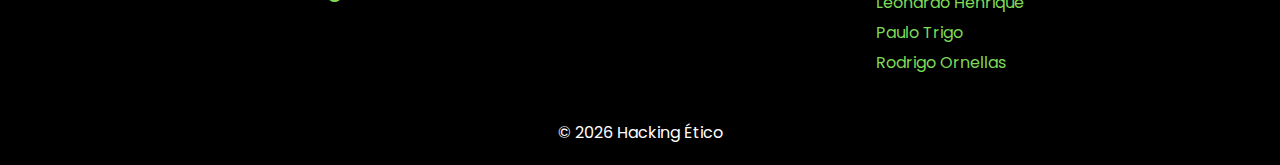
<file: cookies.html>
<!DOCTYPE HTML>
<html>
<head>

	<meta charset="UTF-8">
	<title>Hacking ético</title>
	<meta name="viewport" content="width=device-width, initial-scale=1.0">

	<!--Importando css-->
	<link rel="stylesheet" type="text/css" href="style.css">
    
	<!--Add favicon-->
	<link rel="shortcut icon" href="imgs/favicon.png">
	


	<!--Importando fontes-->

    

    <link rel="preconnect" href="https://fonts.googleapis.com">
    <link rel="preconnect" href="https://fonts.gstatic.com" crossorigin>
    <link href="https://fonts.googleapis.com/css2?family=Poppins:wght@400;500;700&display=swap" rel="stylesheet">

    <link href="https://fonts.googleapis.com/css2?family=Raleway:wght@700&display=swap" rel="stylesheet">

  
</head>

<body>

	

    <header>

		<div id="logo"><a href="index.html"><img src="imgs/logo.png" ></a></div>

      <nav id="nav">
        <button aria-label="Abrir Menu" id="btn-mobile" aria-haspopup="true" aria-controls="menu" aria-expanded="false">
          <span id="hamburger"></span>
        </button>
        <ul id="menu" role="menu">
            <li><a href="./index.html#artigos">Artigos</a></li>
            <li><a href="./index.html#infos">Informações</a> </li>
            <li><a href="./index.html#sobre">Sobre Nós</a></li>
			
            
        </ul>
      </nav>
    </header>

    
    <section class="section_pag_article" id="artigos">

        <div class="section_pag_text">

                <h1>Cookies</h1>

                <h3>Tempo de leitura: 5 minutos</h3>

                <div id="area_text">

                <img src="imgs/Cookies.jpg">

                <h2>O que são os ‘cookies’?</h2>
             
                <br>

                <p>Vem se tornando cada vez mais comum o aparecimento de avisos (ou ‘pop-ups’)
                    dos chamados cookies durante a navegação de um site na internet. Mas afinal, o que são
                    cookies? Quais as suas funcionalidades? São perigosos? Confira as respostas de todas
                    essas perguntas abaixo!</p>

                <p>
                    Os cookies são arquivos de texto simples, enviados pelo site que você está
                    acessando ao navegador (como Google Chrome, Opera, Microsoft Edge e etc), na
                    primeira vez que você visita aquele site. Neste arquivo de texto várias informações podem
                    ser armazenadas acerca da navegação do usuário como as páginas visitadas (formando
                    o famoso ‘histórico de navegação’) e até informações pessoais como o nome, e-mail e
                    preferências pessoais. Todas essas informações são armazenadas em um cookie e
                    enviadas ao navegador, que então armazena esses dados para uma próxima visita ao
                    site.
                    
                    </p>

                <p>É por isso motivo que ao acessar um site por mais de uma vez as suas
                    informações (como as de login e senha) já são configuradas automaticamente, evitando
                    que você precise preencher tudo novamente a cada acesso. Portanto, o uso dos cookies
                    torna a navegação nas páginas da internet algo mais fácil, prático e interativo.
                    </p><br>


                <h2>Os cookies são perigosos?</h2><br>

                <p>Existem diferentes tipos de cookies para atender a diferentes finalidades e, de modo
                    geral, eles não promovem riscos à navegação do usuário. Entretanto, nos últimos anos
                    vem sendo cada vez mais comum o uso dos chamados “cookies maliciosos”, que
                    armazenam a atividade do usuário nas páginas da internet para construir o chamado
                    “perfil de interesse”, que pode ser comercializado para empresas de publicidade com o
                    objetivo de fazer campanhas de marketing mais assertivas.
                    
                </p>

                <p>Já percebeu que quando você pesquisa por um produto na internet - como um aparelho
                    eletrônico, por exemplo - é comum receber anúncios deste mesmo produto (ou
                    relacionados) nos motores de busca, redes sociais e páginas na internet? Esse é um
                    indicativo que o seu perfil (ou seja, os seus hábitos de navegação) estejam sendo
                    utilizados pelos cookies maliciosos.
                </p>

                <p>Assim sendo, utilizar motores de busca e navegadores que não salvam ou
                    compartilham cookies é uma maneira eficiente de proteger sua privacidade e evitar o
                    compartilhamento de dados
                    </p>

                <p>Pensando nisso, listamos 3 ferramentas alternativas para que você possa navegar com
                    mais privacidade e segurança na internet:</p><br>

                <h2>1 - DuckDuckGo</h2><br>

                <p>O DuckDuckGo é uma alternativa ao motor de busca mais utilizado atualmente, o
                    Google. Porém, diferente do Google, o DuckDuckGo é conhecido por sua política de
                    privacidade mais rígida e empenho em proteger os dados de seus usuários. Segundo os
                    seus desenvolvedores, o serviço não armazena dados de IP e nem cookies, que são
                    fornecidos automaticamente pelos navegadores.</p><br>

                <h2>2 - Qwant</h2><br>

                <p>O  Qwant também é um motor de busca voltado à privacidade, da mesma maneira que o
                    DuckDuckGo. O Qwant afirma que todas as pesquisas feitas em seus servidores são
                    anônimas - ou seja, não há associação entre o usuário e o seu endereço de IP -, além de
                    não armazenarem cookies e nem histórico de pesquisa.</p><br>

                <h2>3 - Brave</h2><br>

                <p>O Brave é um navegador de internet com uma proposta diferente dos demais: o não
                    compartilhamento dos dados do usuário para empresas de marketing. Isso fica claro já no
                    seu slogan: “Você não é um produto”. Além disso, o Brave conta com seu próprio
                    bloqueador de anúncios, rastreadores e scripts, ou seja, não é preciso instalar extensões
                    para ter acesso a essa funcionalidade (como acontece em outros navegadores).
                    </p>


                <h2 id="h2_article">Referências</h2><br>
                <a href="https://blog.hariken.co/voce-sabe-o-que-sao-cookies-na-internet-conheca-os-3-tipos/" target="_blank">https://blog.hariken.co/voce-sabe-o-que-sao-cookies-na-internet-conheca-os-3-tipos/</a><br> 
                <a href="https://www.meupositivo.com.br/doseujeito/tendencias/o-que-sao-cookies/" target="_blank">https://www.meupositivo.com.br/doseujeito/tendencias/o-que-sao-cookies/</a><br>
                <a href="https://www.hostmidia.com.br/blog/navegador-brave/" target="_blank">https://www.hostmidia.com.br/blog/navegador-brave/</a><br>
                <a href="https://www.techtudo.com.br/listas/2018/07/cinco-buscadores-rivais-do-google-que-prometem-maior-privacidade.ghtml" target="_blank">https://www.techtudo.com.br/listas/2018/07/cinco-buscadores-rivais-do-google-que-prometem-maior-privacidade.ghtml</a>
                </div>
            </div>

        </div>

    </section>


    <footer id="infos">

        <div class="contact">
    
            <div id="logo_footer">
                <a href="index.html"><img src="imgs/logo.png" ></a>
                <h1>Hacking Ético © </h1>
            </div>
    
            <div class="links_footer">
    
                <div class="collumn">
            
                    <h4>Integrantes</h4>
                    <div id="list">
                        <a href="#">Gustavo Jorge</a>
                        <a href="#">Iury Assunção</a>
                        <a href="#">Leonardo Henrique</a>
                        <a href="#">Paulo Trigo</a>
                        <a href="#">Rodrigo Ornellas</a>
                    </div>
                </div>
    
            </div>
        </div>
         
        <div class="copy"> 
            <p>
                <script src="date.js"> 
                </script>
            </p>
        </div>   
        
    </footer>


    <script src="menu.js">

    </script>
</file>
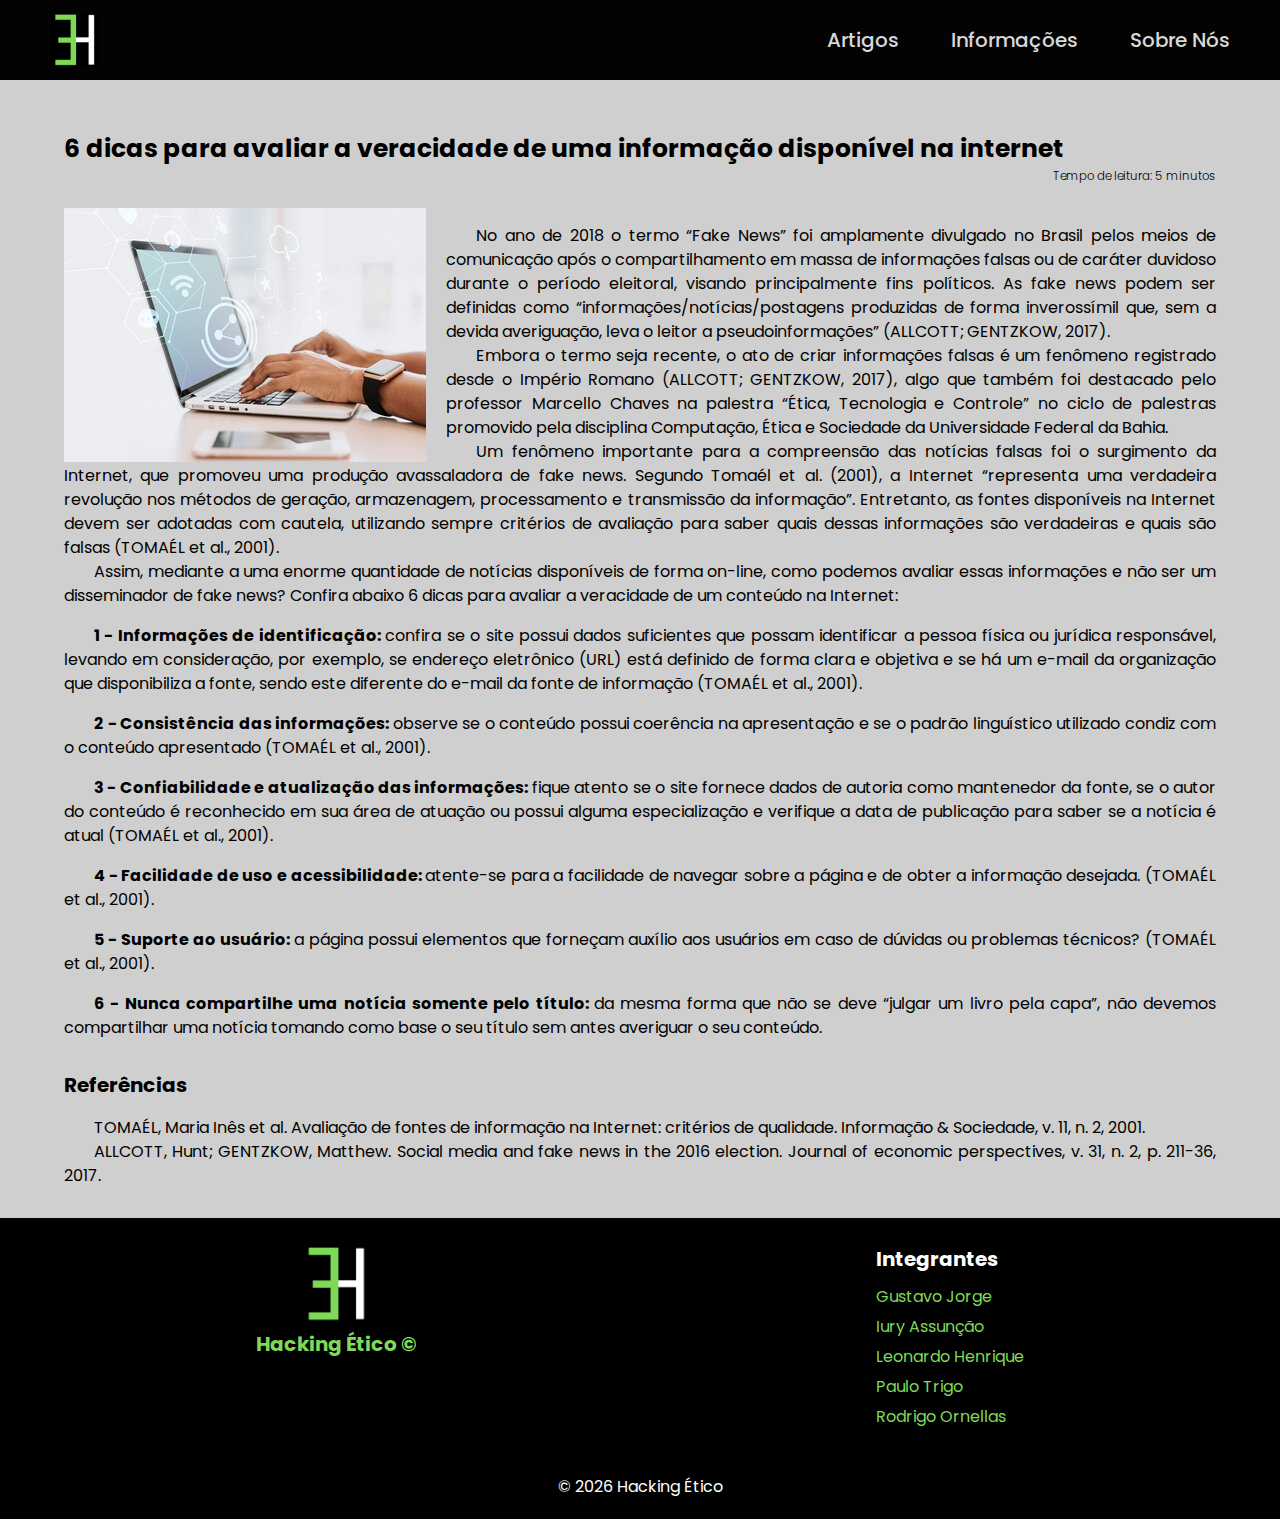
<file: dicas.html>
<!DOCTYPE HTML>
<html>
<head>

	<meta charset="UTF-8">
	<title>Hacking ético</title>
	<meta name="viewport" content="width=device-width, initial-scale=1.0">

	<!--Importando css-->
	<link rel="stylesheet" type="text/css" href="style.css">
    
	<!--Add favicon-->
	<link rel="shortcut icon" href="imgs/favicon.png">
	


	<!--Importando fontes-->

    

    <link rel="preconnect" href="https://fonts.googleapis.com">
    <link rel="preconnect" href="https://fonts.gstatic.com" crossorigin>
    <link href="https://fonts.googleapis.com/css2?family=Poppins:wght@400;500;700&display=swap" rel="stylesheet">

    <link href="https://fonts.googleapis.com/css2?family=Raleway:wght@700&display=swap" rel="stylesheet">

  
</head>

<body>

	

    <header>

		<div id="logo"><a href="index.html"><img src="imgs/logo.png" ></a></div>

      <nav id="nav">
        <button aria-label="Abrir Menu" id="btn-mobile" aria-haspopup="true" aria-controls="menu" aria-expanded="false">
          <span id="hamburger"></span>
        </button>
        <ul id="menu" role="menu">
            <li><a href="./index.html#artigos">Artigos</a></li>
            <li><a href="./index.html#infos">Informações</a> </li>
            <li><a href="./index.html#sobre">Sobre Nós</a></li>
			
            
        </ul>
      </nav>
    </header>

    
    <section class="section_pag_article" id="artigos">

        <div class="section_pag_text">

                <h1> 6 dicas para avaliar a veracidade de uma informação disponível na internet</h1>

                <h3>Tempo de leitura: 5 minutos</h3>

                <div id="area_text">

                <img src="imgs/avaliar.jpg">
             
                <br>

                <p>No ano de 2018 o termo “Fake News” foi amplamente divulgado no Brasil pelos meios
                    de comunicação após o compartilhamento em massa de informações falsas ou de caráter
                    duvidoso durante o período eleitoral, visando principalmente fins políticos. As fake news
                    podem ser definidas como “informações/notícias/postagens produzidas de forma
                    inverossímil que, sem a devida averiguação, leva o leitor a pseudoinformações”
                    (ALLCOTT; GENTZKOW, 2017).
                    </p>

                <p>
                    Embora o termo seja recente, o ato de criar informações falsas é um fenômeno
                    registrado desde o Império Romano (ALLCOTT; GENTZKOW, 2017), algo que também foi
                    destacado pelo professor Marcello Chaves na palestra “Ética, Tecnologia e Controle” no
                    ciclo de palestras promovido pela disciplina Computação, Ética e Sociedade da
                    Universidade Federal da Bahia.
                    
                    </p>

                <p>Um fenômeno importante para a compreensão das notícias falsas foi o surgimento da
                    Internet, que promoveu uma produção avassaladora de fake news. Segundo Tomaél et al.
                    (2001), a Internet “representa uma verdadeira revolução nos métodos de geração,
                    armazenagem, processamento e transmissão da informação”. Entretanto, as fontes
                    disponíveis na Internet devem ser adotadas com cautela, utilizando sempre critérios de
                    avaliação para saber quais dessas informações são verdadeiras e quais são falsas
                    (TOMAÉL et al., 2001).
                    
                    </p>
               

                <p>Assim, mediante a uma enorme quantidade de notícias disponíveis de forma on-line,
                    como podemos avaliar essas informações e não ser um disseminador de fake news?
                    Confira abaixo 6 dicas para avaliar a veracidade de um conteúdo na Internet:
                    
                </p><br>

                <p><b>1 - Informações de identificação: </b>confira se o site possui dados suficientes que
                    possam identificar a pessoa física ou jurídica responsável, levando em
                    consideração, por exemplo, se endereço eletrônico (URL) está definido de forma
                    clara e objetiva e se há um e-mail da organização que disponibiliza a fonte, sendo
                    este diferente do e-mail da fonte de informação (TOMAÉL et al., 2001).
                </p><br>

                <p><b>2 - Consistência das informações: </b>observe se o conteúdo possui coerência na
                    apresentação e se o padrão linguístico utilizado condiz com o conteúdo
                    apresentado (TOMAÉL et al., 2001).
                    
                </p><br>

                <p><b>3 - Confiabilidade e atualização das informações:  </b>fique atento se o site fornece
                    dados de autoria como mantenedor da fonte, se o autor do conteúdo é reconhecido
                    em sua área de atuação ou possui alguma especialização e verifique a data de
                    publicação para saber se a notícia é atual (TOMAÉL et al., 2001).
                                        
                </p><br>

                <p><b>4 - Facilidade de uso e acessibilidade: </b> atente-se para a facilidade de navegar
                    sobre a página e de obter a informação desejada. (TOMAÉL et al., 2001).
               
                    
                </p><br>

                <p><b>5 - Suporte ao usuário: </b>a página possui elementos que forneçam auxílio aos
                    usuários em caso de dúvidas ou problemas técnicos? (TOMAÉL et al., 2001).
                    
                </p><br>

                <p><b>6 - Nunca compartilhe uma notícia somente pelo título:  </b>da mesma forma que
                    não se deve “julgar um livro pela capa”, não devemos compartilhar uma notícia
                    tomando como base o seu título sem antes averiguar o seu conteúdo.
                    
                    
                </p>


                <h2 id="h2_article">Referências</h2><br>
                <p>TOMAÉL, Maria Inês et al. Avaliação de fontes de informação na Internet: critérios de
                    qualidade. Informação & Sociedade, v. 11, n. 2, 2001.</p>
               <p>ALLCOTT, Hunt; GENTZKOW, Matthew. Social media and fake news in the 2016 election.
                Journal of economic perspectives, v. 31, n. 2, p. 211-36, 2017.</p>
                </div>
            </div>

        </div>

    </section>


    <footer id="infos">

        <div class="contact">
    
            <div id="logo_footer">
                <a href="index.html"><img src="imgs/logo.png" ></a>
                <h1>Hacking Ético © </h1>
            </div>
    
            <div class="links_footer">
    
                <div class="collumn">
            
                    <h4>Integrantes</h4>
                    <div id="list">
                        <a href="#">Gustavo Jorge</a>
                        <a href="#">Iury Assunção</a>
                        <a href="#">Leonardo Henrique</a>
                        <a href="#">Paulo Trigo</a>
                        <a href="#">Rodrigo Ornellas</a>
                    </div>
                </div>
    
            </div>
        </div>
         
        <div class="copy"> 
            <p>
                <script src="date.js"> 
                </script>
            </p>
        </div>   
        
    </footer>


    <script src="menu.js">

    </script>
</file>
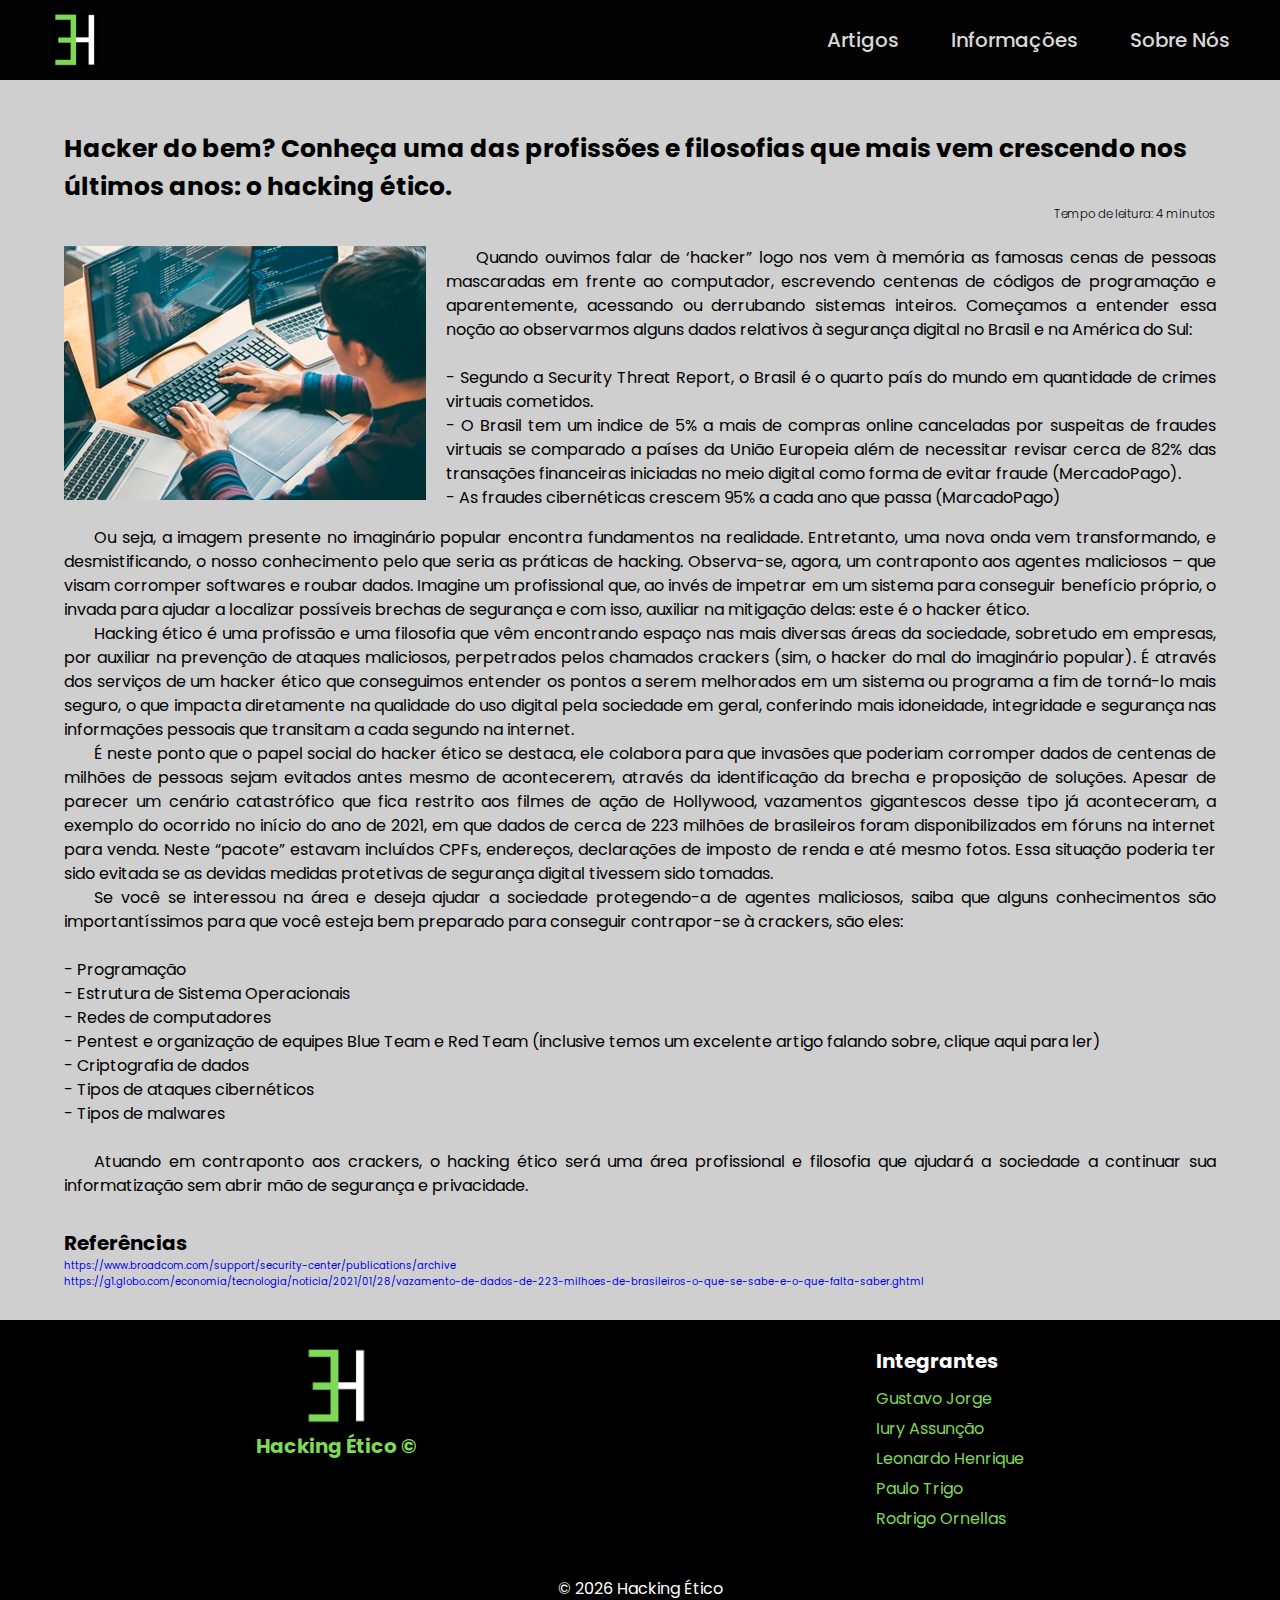
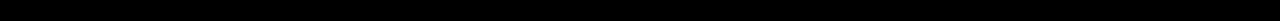
<file: hackingetico.html>
<!DOCTYPE HTML>
<html>
<head>

	<meta charset="UTF-8">
	<title>Hacking ético</title>
	<meta name="viewport" content="width=device-width, initial-scale=1.0">

	<!--Importando css-->
	<link rel="stylesheet" type="text/css" href="style.css">
    
	<!--Add favicon-->
	<link rel="shortcut icon" href="imgs/favicon.png">
	


	<!--Importando fontes-->

    

    <link rel="preconnect" href="https://fonts.googleapis.com">
    <link rel="preconnect" href="https://fonts.gstatic.com" crossorigin>
    <link href="https://fonts.googleapis.com/css2?family=Poppins:wght@400;500;700&display=swap" rel="stylesheet">

    <link href="https://fonts.googleapis.com/css2?family=Raleway:wght@700&display=swap" rel="stylesheet">

  
</head>

<body>

	

    <header>

		<div id="logo"><a href="index.html"><img src="imgs/logo.png" ></a></div>

      <nav id="nav">
        <button aria-label="Abrir Menu" id="btn-mobile" aria-haspopup="true" aria-controls="menu" aria-expanded="false">
          <span id="hamburger"></span>
        </button>
        <ul id="menu" role="menu">
            <li><a href="./index.html#artigos">Artigos</a></li>
            <li><a href="./index.html#infos">Informações</a> </li>
            <li><a href="./index.html#sobre">Sobre Nós</a></li>
			
            
        </ul>
      </nav>
    </header>

    
    <section class="section_pag_article" id="artigos">

        <div class="section_pag_text">

                <h1>Hacker do bem? Conheça uma das profissões e filosofias que mais vem crescendo nos últimos anos: o hacking ético.</h1>

                <h3>Tempo de leitura: 4 minutos</h3>

                <div id="area_text">

                <img src="imgs/etico.jpeg">
             
                <p>Quando ouvimos falar de ‘hacker” logo nos vem à memória as famosas cenas de pessoas mascaradas em frente ao computador, escrevendo centenas de códigos de programação e aparentemente, acessando ou derrubando sistemas inteiros. Começamos a entender essa noção ao observarmos alguns dados relativos à segurança digital no Brasil e na América do Sul:<br><br>

                    - Segundo a Security Threat Report, o Brasil é o quarto país do mundo em quantidade de crimes virtuais cometidos. <br>
                    - O Brasil tem um indice de 5% a mais de compras online canceladas por suspeitas de fraudes virtuais se comparado a países da União Europeia além de necessitar revisar cerca de 82% das transações financeiras iniciadas no meio digital como forma de evitar fraude (MercadoPago).<br>
                    - As fraudes cibernéticas crescem 95% a cada ano que passa (MarcadoPago)</p><br>
                    
                    <p>Ou seja, a imagem presente no imaginário popular encontra fundamentos na realidade. Entretanto, uma nova onda vem transformando, e desmistificando, o nosso conhecimento pelo que seria as práticas de hacking. Observa-se, agora, um contraponto aos agentes maliciosos – que visam corromper softwares e roubar dados. Imagine um profissional que, ao invés de impetrar em um sistema para conseguir benefício próprio, o invada para ajudar a localizar possíveis brechas de segurança e com isso, auxiliar na mitigação delas: este é o hacker ético.</p>
                    <p>Hacking ético é uma profissão e uma filosofia que vêm encontrando espaço nas mais diversas áreas da sociedade, sobretudo em empresas, por auxiliar na prevenção de ataques maliciosos, perpetrados pelos chamados crackers (sim, o hacker do mal do imaginário popular). É através dos serviços de um hacker ético que conseguimos entender os pontos a serem melhorados em um sistema ou programa a fim de torná-lo mais seguro, o que impacta diretamente na qualidade do uso digital pela sociedade em geral, conferindo mais idoneidade, integridade e segurança nas informações pessoais que transitam a cada segundo na internet. </p>
                    <p>É neste ponto que o papel social do hacker ético se destaca, ele colabora para que invasões que poderiam corromper dados de centenas de milhões de pessoas sejam evitados antes mesmo de acontecerem, através da identificação da brecha e proposição de soluções. Apesar de parecer um cenário catastrófico que fica restrito aos filmes de ação de Hollywood, vazamentos gigantescos desse tipo já aconteceram, a exemplo do ocorrido no início do ano de 2021, em que dados de cerca de 223 milhões de brasileiros foram disponibilizados em fóruns na internet para venda. Neste “pacote” estavam incluídos CPFs, endereços, declarações de imposto de renda e até mesmo fotos. Essa situação poderia ter sido evitada se as devidas medidas protetivas de segurança digital tivessem sido tomadas.</p>
                    <p>Se você se interessou na área e deseja ajudar a sociedade protegendo-a de agentes maliciosos, saiba que alguns conhecimentos são importantíssimos para que você esteja bem preparado para conseguir contrapor-se à crackers, são eles:<br><br>
                    
                        - Programação<br>
                        - Estrutura de Sistema Operacionais<br>
                        - Redes de computadores<br>
                        - Pentest e organização de equipes Blue Team e Red Team (inclusive temos um excelente artigo falando sobre, clique aqui para ler)<br>
                        - Criptografia de dados<br>
                        - Tipos de ataques cibernéticos <br>
                        - Tipos de malwares <br><br>
                    </p>
                    <p>Atuando em contraponto aos crackers, o hacking ético será uma área profissional e filosofia que ajudará a sociedade a continuar sua informatização sem abrir mão de segurança e privacidade. </p>
                    
                </p>

                <h2 id="h2_article">Referências</h2>
                <a href="https://www.broadcom.com/support/security-center/publications/archive" target="_blank">https://www.broadcom.com/support/security-center/publications/archive</a><br> 
                <a href="https://g1.globo.com/economia/tecnologia/noticia/2021/01/28/vazamento-de-dados-de-223-milhoes-de-brasileiros-o-que-se-sabe-e-o-que-falta-saber.ghtml" target="_blank">https://g1.globo.com/economia/tecnologia/noticia/2021/01/28/vazamento-de-dados-de-223-milhoes-de-brasileiros-o-que-se-sabe-e-o-que-falta-saber.ghtml</a>
                </div>
            </div>

        </div>

    </section>


    <footer id="infos">

        <div class="contact">
    
            <div id="logo_footer">
                <a href="index.html"><img src="imgs/logo.png" ></a>
                <h1>Hacking Ético © </h1>
            </div>
    
            <div class="links_footer">
    
                <div class="collumn">
            
                    <h4>Integrantes</h4>
                    <div id="list">
                        <a href="#">Gustavo Jorge</a>
                        <a href="#">Iury Assunção</a>
                        <a href="#">Leonardo Henrique</a>
                        <a href="#">Paulo Trigo</a>
                        <a href="#">Rodrigo Ornellas</a>
                    </div>
                </div>
    
                
            </div>
        </div>
         
        <div class="copy"> 
            <p>
                <script src="date.js"> 
                </script>
            </p>
        </div>   
        
    </footer>


    <script src="menu.js">

    </script>
</file>
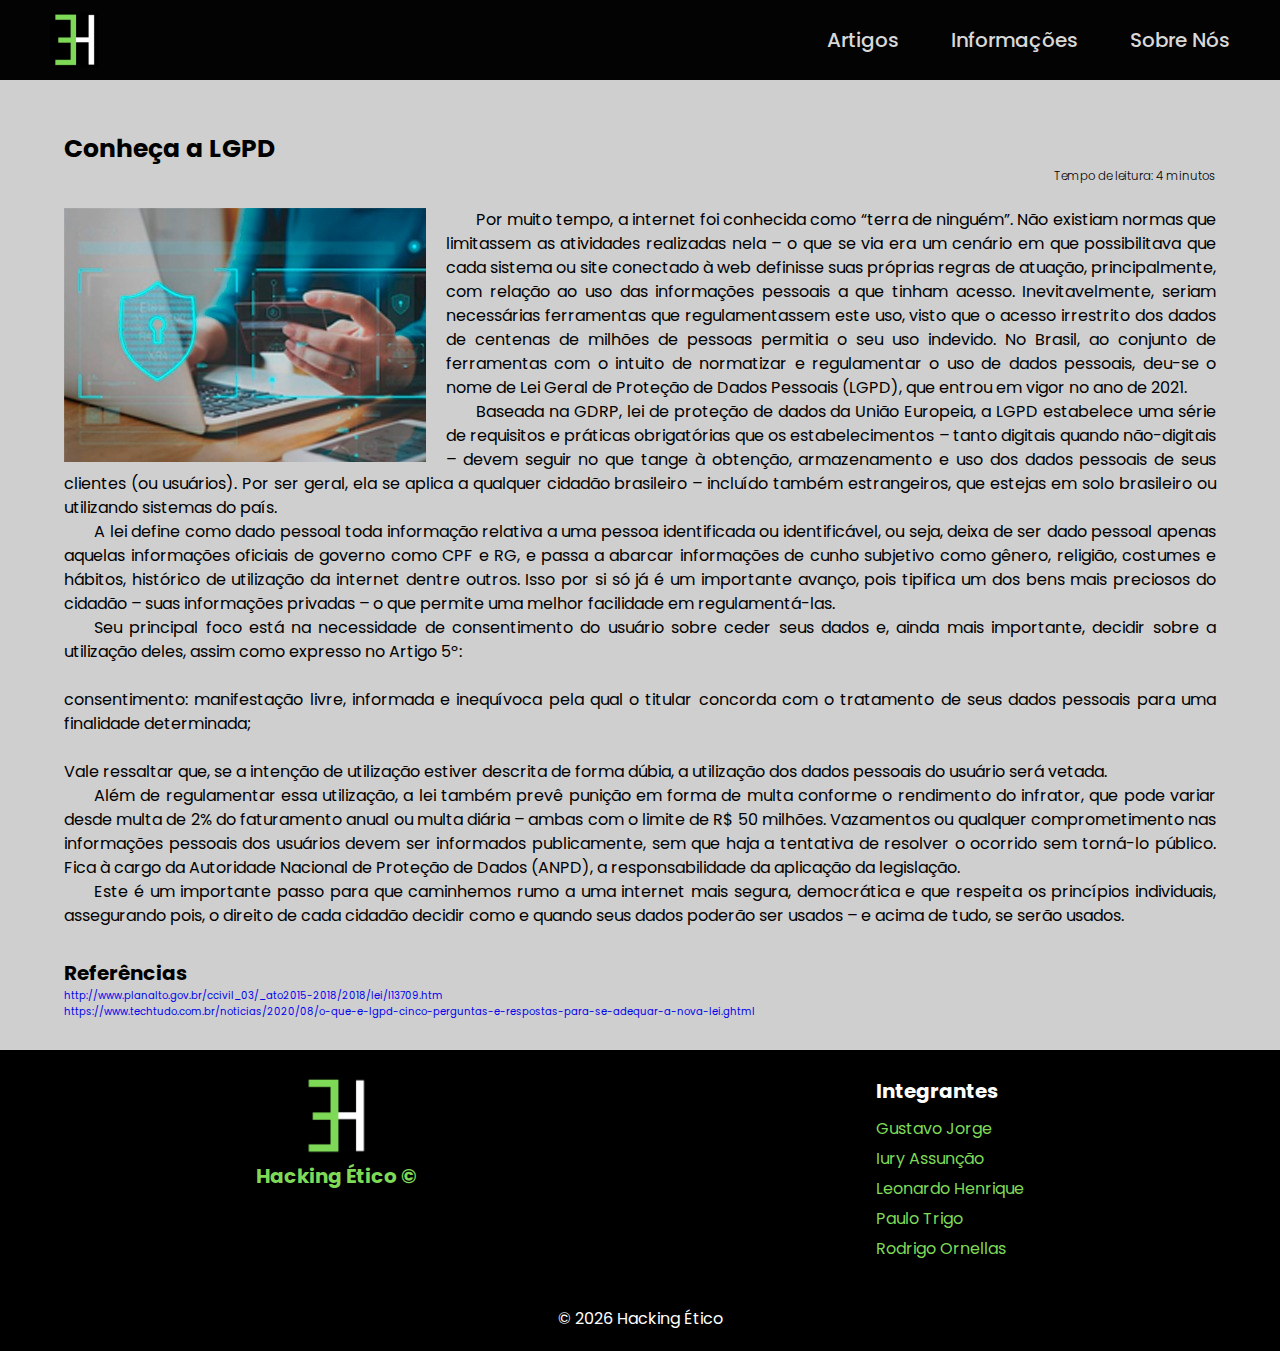
<file: lgpd.html>
<!DOCTYPE HTML>
<html>
<head>

	<meta charset="UTF-8">
	<title>Cookies</title>
	<meta name="viewport" content="width=device-width, initial-scale=1.0">

	<!--Importando css-->
	<link rel="stylesheet" type="text/css" href="style.css">
    
	<!--Add favicon-->
	<link rel="shortcut icon" href="imgs/favicon.png">
	


	<!--Importando fontes-->

    

    <link rel="preconnect" href="https://fonts.googleapis.com">
    <link rel="preconnect" href="https://fonts.gstatic.com" crossorigin>
    <link href="https://fonts.googleapis.com/css2?family=Poppins:wght@400;500;700&display=swap" rel="stylesheet">

    <link href="https://fonts.googleapis.com/css2?family=Raleway:wght@700&display=swap" rel="stylesheet">

  
</head>

<body>

    <header>

		<div id="logo"><a href="index.html"><img src="imgs/logo.png" ></a></div>

      <nav id="nav">
        <button aria-label="Abrir Menu" id="btn-mobile" aria-haspopup="true" aria-controls="menu" aria-expanded="false">
          <span id="hamburger"></span>
        </button>
        <ul id="menu" role="menu">
            <li><a href="./index.html#artigos">Artigos</a></li>
            <li><a href="./index.html#infos">Informações</a> </li>
            <li><a href="./index.html#sobre">Sobre Nós</a></li>
			
        </ul>
      </nav>
    </header>

    
    <section class="section_pag_article" id="artigos">

        <div class="section_pag_text">

                <h1>Conheça a LGPD</h1>

                <h3>Tempo de leitura: 4 minutos</h3>

                <div id="area_text">

                <img src="imgs/lgpd.jpeg">
             
                <p>Por muito tempo, a internet foi conhecida como “terra de ninguém”. Não existiam normas que limitassem as atividades realizadas nela – o que se via era um cenário em que possibilitava que cada sistema ou site conectado à web definisse suas próprias regras de atuação, principalmente, com relação ao uso das informações pessoais a que tinham acesso. Inevitavelmente, seriam necessárias ferramentas que regulamentassem este uso, visto que o acesso irrestrito dos dados de centenas de milhões de pessoas permitia o seu uso indevido. No Brasil, ao conjunto de ferramentas com o intuito de normatizar e regulamentar o uso de dados pessoais, deu-se o nome de Lei Geral de Proteção de Dados Pessoais (LGPD), que entrou em vigor no ano de 2021.</p>
                <p> Baseada na GDRP, lei de proteção de dados da União Europeia, a LGPD estabelece uma série de requisitos e práticas obrigatórias que os estabelecimentos – tanto digitais quando não-digitais – devem seguir no que tange à obtenção, armazenamento e uso dos dados pessoais de seus clientes (ou usuários). Por ser geral, ela se aplica a qualquer cidadão brasileiro – incluído também estrangeiros, que estejas em solo brasileiro ou utilizando sistemas do país. </P>
                <p>A lei define como dado pessoal toda informação relativa a uma pessoa identificada ou identificável, ou seja, deixa de ser dado pessoal apenas aquelas informações oficiais de governo como CPF e RG, e passa a abarcar informações de cunho subjetivo como gênero, religião, costumes e hábitos, histórico de utilização da internet dentre outros. Isso por si só já é um importante avanço, pois tipifica um dos bens mais preciosos do cidadão – suas informações privadas – o que permite uma melhor facilidade em regulamentá-las. </p>
                <p>
                Seu principal foco está na necessidade de consentimento do usuário sobre ceder seus dados e, ainda mais importante, decidir sobre a utilização deles, assim como expresso no Artigo 5º:<br><br>

                consentimento: manifestação livre, informada e inequívoca pela qual o titular concorda com o tratamento de seus dados pessoais para uma finalidade determinada;<br><br>
                    
                Vale ressaltar que, se a intenção de utilização estiver descrita de forma dúbia, a utilização dos dados pessoais do usuário será vetada. 
                </p>

                <p>Além de regulamentar essa utilização, a lei também prevê punição em forma de multa conforme o rendimento do infrator, que pode variar desde multa de 2% do faturamento anual ou multa diária – ambas com o limite de R$ 50 milhões. Vazamentos ou qualquer comprometimento nas informações pessoais dos usuários devem ser informados publicamente, sem que haja a tentativa de resolver o ocorrido sem torná-lo público. Fica à cargo da Autoridade Nacional de Proteção de Dados (ANPD), a responsabilidade da aplicação da legislação.</p>
                <p>Este é um importante passo para que caminhemos rumo a uma internet mais segura, democrática e que respeita os princípios individuais, assegurando pois, o direito de cada cidadão decidir como e quando seus dados poderão ser usados – e acima de tudo, se serão usados.</p>
                <h2 id="h2_article">Referências</h2>
                <a href="http://www.planalto.gov.br/ccivil_03/_ato2015-2018/2018/lei/l13709.htm" target="_blanck">http://www.planalto.gov.br/ccivil_03/_ato2015-2018/2018/lei/l13709.htm</a><br> 
                <a href="https://www.techtudo.com.br/noticias/2020/08/o-que-e-lgpd-cinco-perguntas-e-respostas-para-se-adequar-a-nova-lei.ghtml" target="_blanck">https://www.techtudo.com.br/noticias/2020/08/o-que-e-lgpd-cinco-perguntas-e-respostas-para-se-adequar-a-nova-lei.ghtml</a>

                
                </div>
            </div>

        </div>

    </section>


    <footer id="infos">

        <div class="contact">
    
            <div id="logo_footer">
                <a href="index.html"><img src="imgs/logo.png" ></a>
                <h1>Hacking Ético © </h1>
            </div>
    
            <div class="links_footer">
    
                <div class="collumn">
            
                    <h4>Integrantes</h4>
                    <div id="list">
                        <a href="#">Gustavo Jorge</a>
                        <a href="#">Iury Assunção</a>
                        <a href="#">Leonardo Henrique</a>
                        <a href="#">Paulo Trigo</a>
                        <a href="#">Rodrigo Ornellas</a>
                    </div>
                </div>
    
             
            </div>
        </div>
         
        <div class="copy"> 
            <p>
                <script src="date.js"> 
                </script>
            </p>
        </div>   
        
    </footer>


    <script src="menu.js">

    </script>
</file>
<file: style.css>
*{
    margin: 0;
    padding: 0;
    text-decoration: none;
    font-family: "poppins"
}

html{
    font-size: 62.5%;
    scroll-behavior: smooth;
    scroll-padding-top: 8rem;
    font-family: "poppins";
}

a{
    text-decoration: none;
}

body{
    font-family: "poppins";
}

ul {
    margin: 0px;
    padding: 0px;
  }

header{
    display: flex;
    height: 8rem;
    width: 100%;
    margin-left: auto;
    margin-right: auto;
    font-weight: 500;
    background: #030303;
    align-items: center;
    font-size: 2rem;
    justify-content:space-between;
    position: fixed;
    z-index: 1000;
    text-decoration: none;
    
}
#logo{
    margin-left: 5rem;
    height: 70%;
}

#logo img{
    height: 100%;
}

#nav ul{
    gap: 5.2rem;
    align-items: center;
    margin-right: 5rem;

}

#nav a{
    color:rgb(216, 216, 216);
    cursor: pointer;
    transition-duration: 0.8s;

}

#nav a:hover{
    color: #7ED957;
}



#menu{
    list-style: none;
    display: flex;
}




#btn-mobile {
    display: none;
    background:#FFFFFF;
}

/*section1*/

.section1{
    background:#7ED957;
    display: flex;
    color: #FFFFFF;
    justify-content: center;
    align-items: center;
    height: 100vh;
    margin: 0 auto;
    gap:5%
}

.textos{
    width: 40%;
    display: flex;
    flex-direction: column;
    justify-content: center;
}

.section1 h1{
    font-size: 4rem;
}
.section1 h2{
    font-size: 2rem;
}

.seta{
    margin-top: 2rem;
    display: flex;
    align-items: center;
    
}

.seta p{
    font-size: 2rem;
    color: #2E3E46;
}

.seta a{
    cursor: pointer;
    
}

.seta img{
    transform: rotate(90deg);
    color: #FFFFFF;
    margin-left: 0.8rem;
}

.img{
    width: 40%;
    display: flex;
    justify-content: center;
}

/*parte cards artigos*/

.section2{
    padding:2%;
    background:#2E3E46;
}

.title_section2{
    color: #FFFFFF;
    font-weight: 500;
    font-size: 3rem;
    margin-left: 5%;
}

.article{
    display: flex;
    background: rgba(255, 255, 255, 0.63);
    width: 90%;
    margin: 0 auto;
    margin-top: 2rem;
    padding: 2rem;
    border-radius: 5px;
}

.img_article{
    width: 30%;
}
.img_article img{
    height: 100%;
    width: 100%;
    border-radius: 5px;
    
}

.text_article{
    width: 65%;
    margin-left: 2%;
    
    
}

.text_article h1{
    font-size: 2.5rem;
}

.text_article p{
    font-size: 1.4rem;
}

.button_article{
    border-radius: 100px;
    background: #dbdbdb;
    width: 12em;
    height: 4rem;
    cursor: pointer;
    font-family: 'Poppins';
    font-weight: 500;
    font-size: 1.4rem;
    margin-top: 3rem;
    border: 1px solid #000000;
    
}

.button_article:hover{
    background: #2E3E46;
    color: #FFFFFF;
    transition: 0.6s;
}

/*footer */


.contact{
    padding: 2% ;
    background: #000000;
    display: flex;
    justify-content: space-around;

}

#logo_footer{
    height: 10rem;
    color: #7ED957;
    text-align: center;
    
}

#logo_footer img{
    height: 80%;
}

.links_footer{
    display: flex;
    gap:10rem;
}

.collumn{
    display: flex;
    flex-direction: column;
    color: black;
    gap:1rem;
}

.collumn h4{
    font-size: 2rem;
    color: #FFFFFF;
}

#list{
    display: flex;
    flex-direction: column;
    gap:0.5rem
}

#list a{
    color: #7ED957;
    font-size: 1.6rem;
}

.copy {
    display: flex;
    justify-content: center;
    padding: 2rem;
    background: #000000;
    color: #FFFFFF;
    font-family: "poppins";
    font-size: 1.6rem;
}


/*seção da pagina de artigos */

.section_pag_article{
    padding-top: 10rem;
    background: #cfcfcf;
    width: 100%;

}

.section_pag_text{
    width: 90%;
    margin: 0 auto;
    padding: 3rem;
}

.section_pag_text h1{
    font-size: 2.5rem;
}

.section_pag_text h2{
    font-size: 2rem;
}

.section_pag_text h3{
    font-weight: 300;
    float: right;
}

.section_pag_text p{
    text-align: justify;
    font-size: 1.6rem;
    line-height: 2.4rem;
    text-indent: 3ch;
    
}

#area_text{
    
    padding-top: 4rem;
}

#area_text img{
    margin-right: 2rem;
     float: left;
}

#h2_article{
    padding-top: 3rem;
}

/*parte carrosel*/

.carrousel{
    padding: 15rem;
    z-index: 10;
    background: #2E3E46;
}

.carrousel_container{
    
    margin: 0 auto;
}

.sobrenos{
    padding: 0rem 15rem 5rem 15rem;
    background: #2E3E46;
    color: #FFF;

}

.sobrenos h1{
    font-size: 3rem;
}


.sobrenos p{
    padding: 0;
    font-size: 1.4rem;
}

@media (max-width:768px) {
   
    #menu {
        display: block;
        position: absolute;
        width: 100%;
        top: 8rem;
        right: 0px;
        background: #181818;
        transition: 0.6s;
        z-index: 1000;
        height: 0px;
        visibility: hidden;
        overflow-y: hidden;
        visibility: hidden;
        overflow-y: hidden;
        margin-right: 0px;
        
      }

      #nav.active #menu {
        height: 700px;
        visibility: visible;
        overflow-y: hidden;
        
    
      }
      #menu a {
        font-size: 3.6rem;
        border-bottom: none;
        color: #FFFFFF;        
      }

      

    #nav ul{
       display: flex;
       flex-direction: column;
       align-items: center;
       justify-content: center;
       margin-right: 0px;
    }

    #btn-mobile {
        display: flex;
        padding: 0.5rem 1rem;
        font-size: 1rem;
        border: none;
        background: none;
        cursor: pointer;
        gap: 0.5rem;
        
      }
      #hamburger {
        border-top: 2px solid;
        width: 20px;
        color: #FFFFFF;

      }

      #hamburger::after,
      #hamburger::before {
        content: '';
        display: block;
        width: 20px;
        height: 2px;
        background: currentColor;
        margin-top: 5px;
        transition: 0.3s;
        position: relative;
      }
      #nav.active #hamburger {
        border-top-color: transparent;
      }
      #nav.active #hamburger::before {
        transform: rotate(135deg);
      }
      #nav.active #hamburger::after {
        transform: rotate(-135deg);
        top: -7px;
      }

    /*selçao section1*/

    .section1{
        padding-top: 10rem;
        flex-direction: column-reverse;
        height: 70rem;
        gap:5rem;
    }

    .textos{
        width: 90%;
       
    }

    .textos h1{
        font-size: 3rem;
    }

    .textos h2{
        font-size: 2rem;
    }

    /*section 2*/

    .article{
        flex-direction: column;
        width: 80%;
    }

    .img_article{
        width: 100%;
    }

    .text_article{
        width: 100%;
    }

    .text_article h1{
        padding-top: 2rem;
    }

    .img_article img{
        width: 100%;
    }

    /*carousel*/
    .carrousel{
        padding: 0;
        padding-top: 6rem;
        padding-bottom: 6rem;
    }
    .carrousel_container{
        width: 90%;
        height: 90%;
    }

    /*footer*/

    .contact{
        flex-direction: column;
        gap:2rem;
    }

    .links_footer{
        
        justify-content: center;
    }

    .sobrenos{
        padding: 2rem 3rem 2rem 3rem;
    }

    .sobrenos p{
        padding-top: 2rem;
    }

}

@media (max-width:608px) {

    body{
        overflow-x:hidden;
        
    }

    header{
        width: 100vw;
    }
    #area_text img{
      display: none;
    }

    .section_pag_text{
        padding: 0px;
    }
    
   


}
</file>
